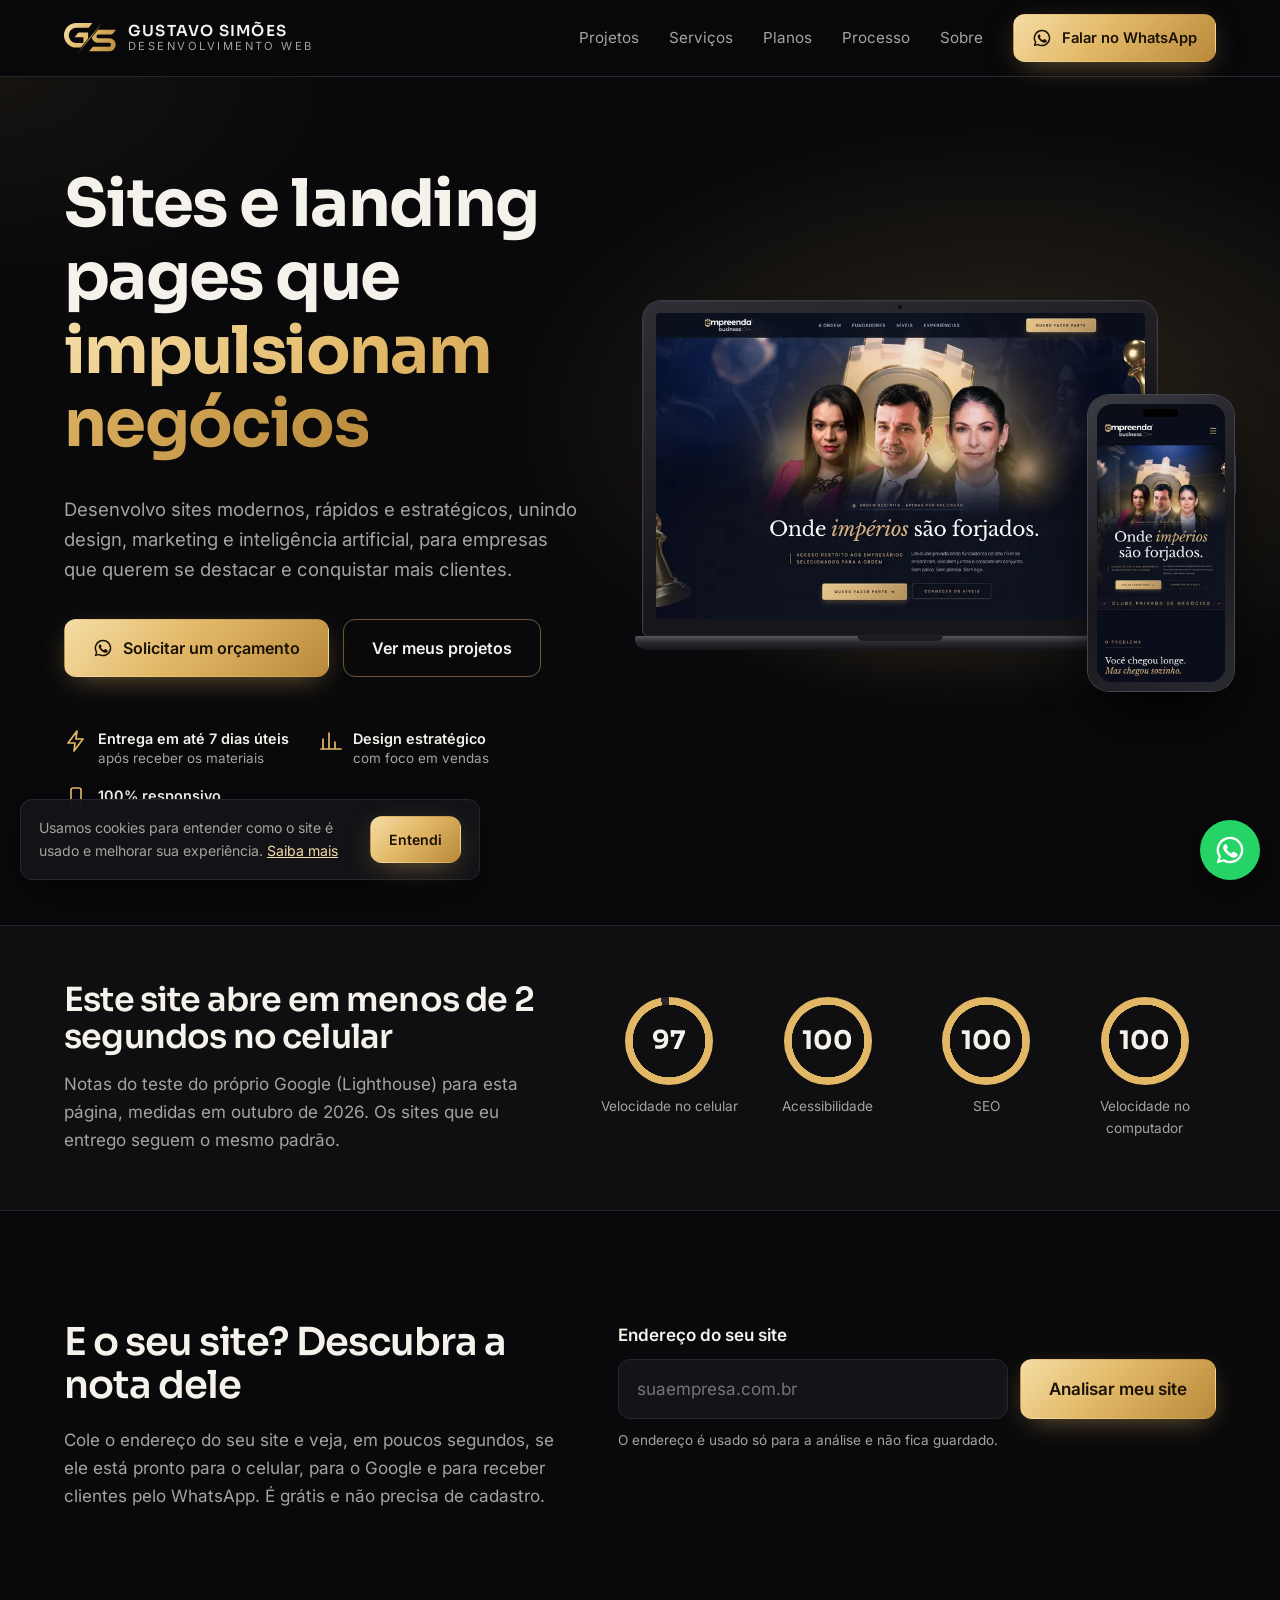
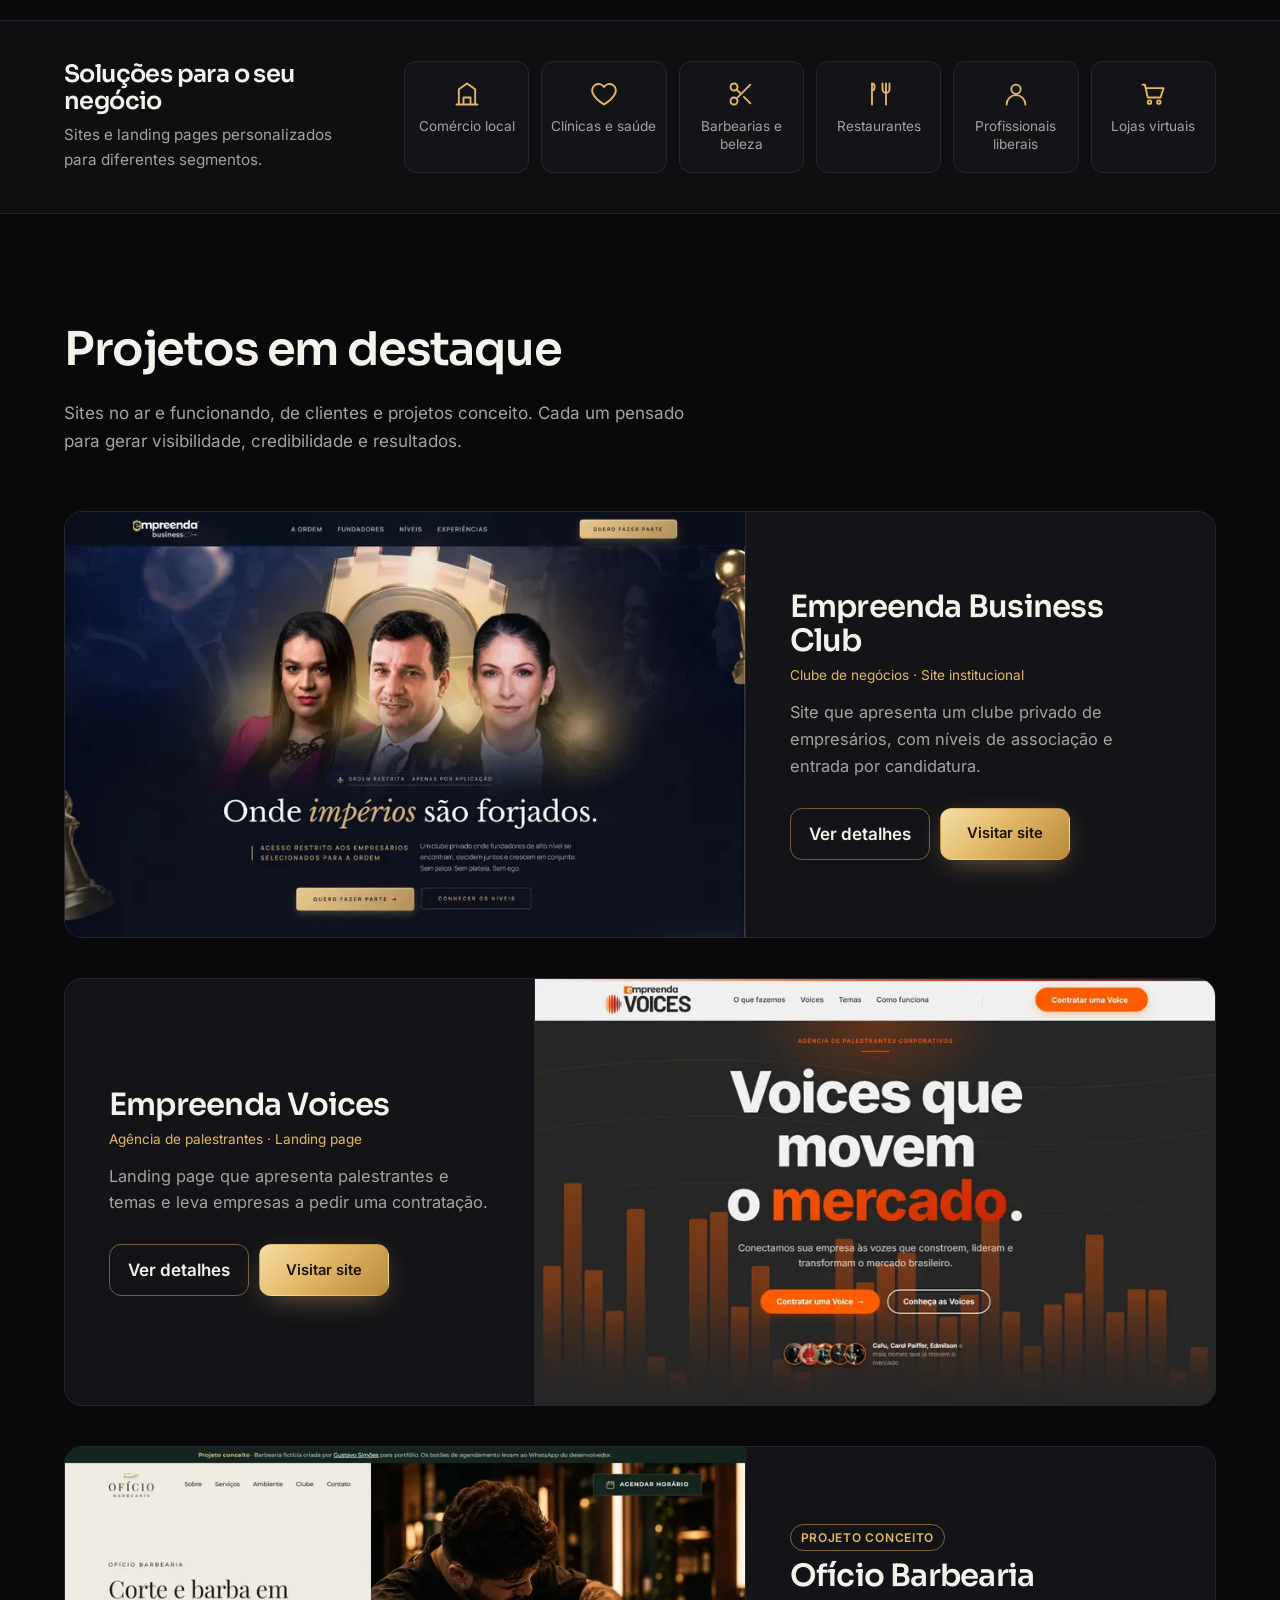
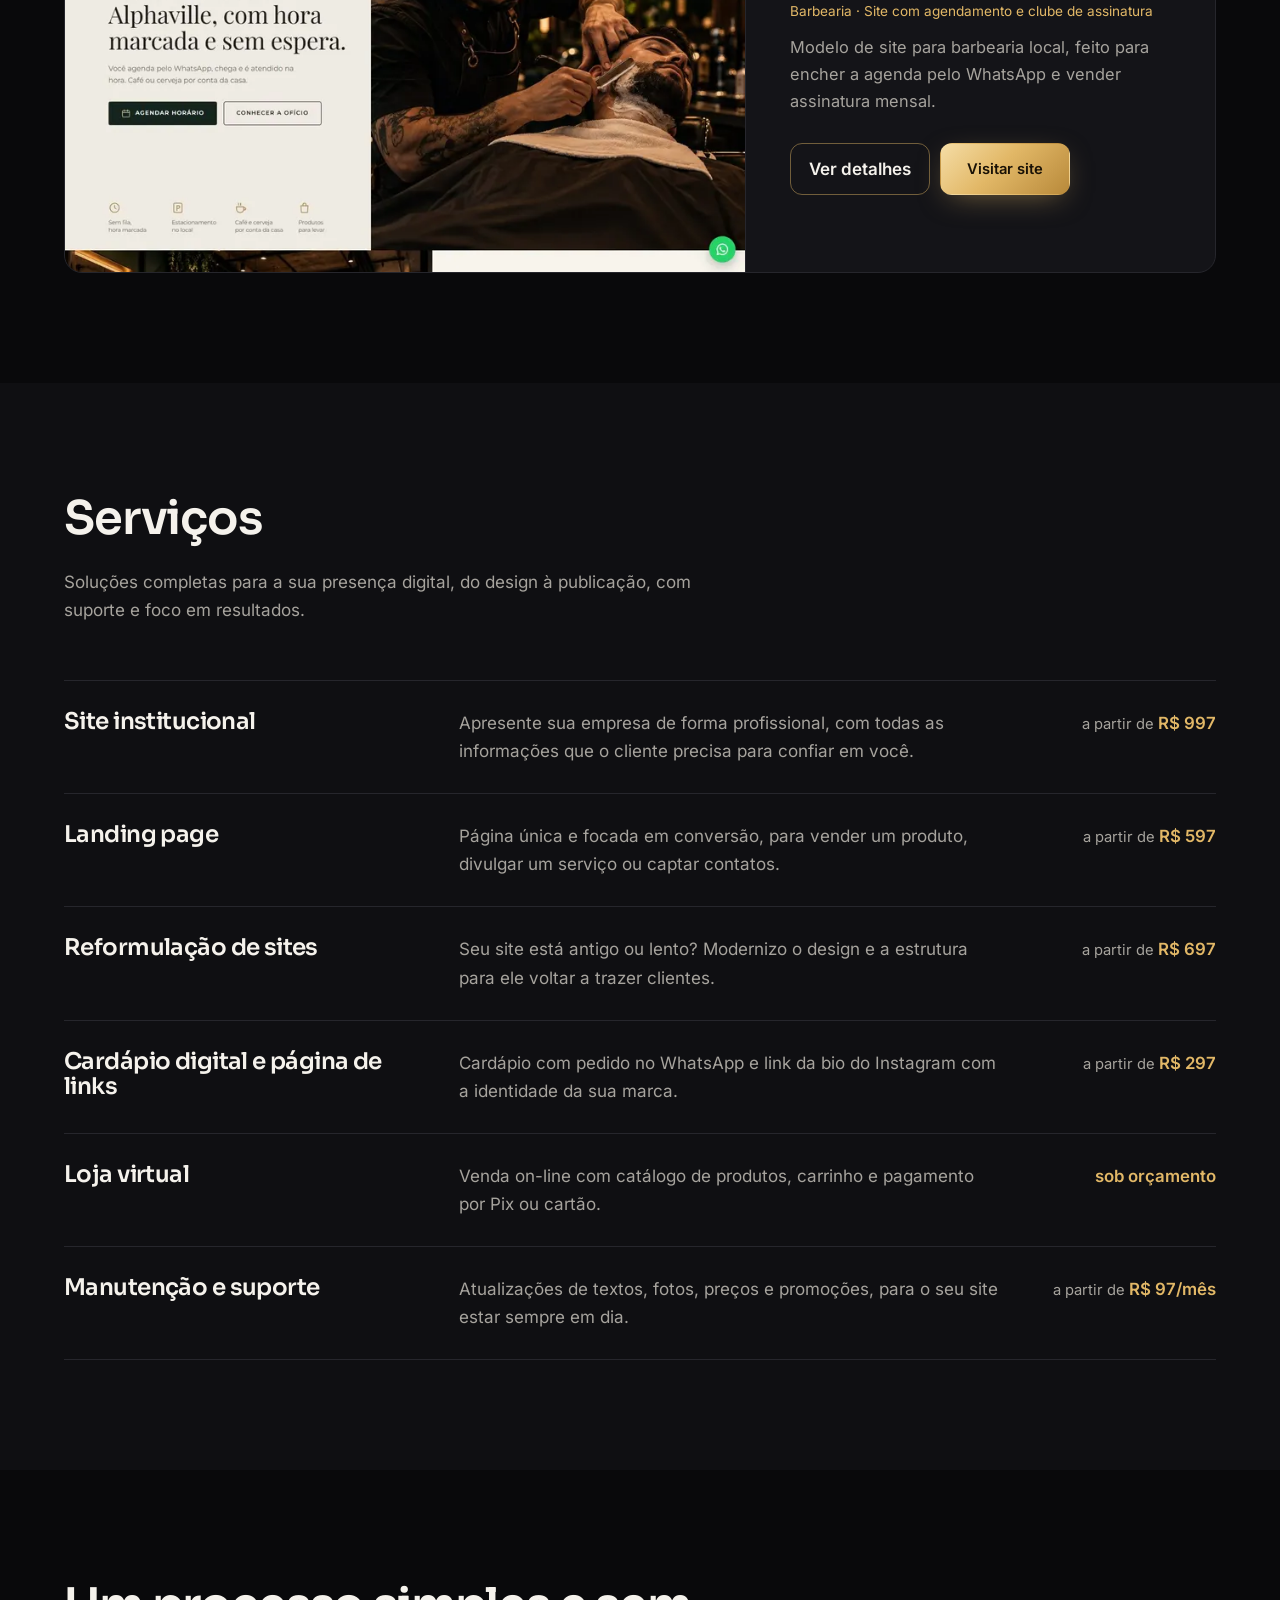
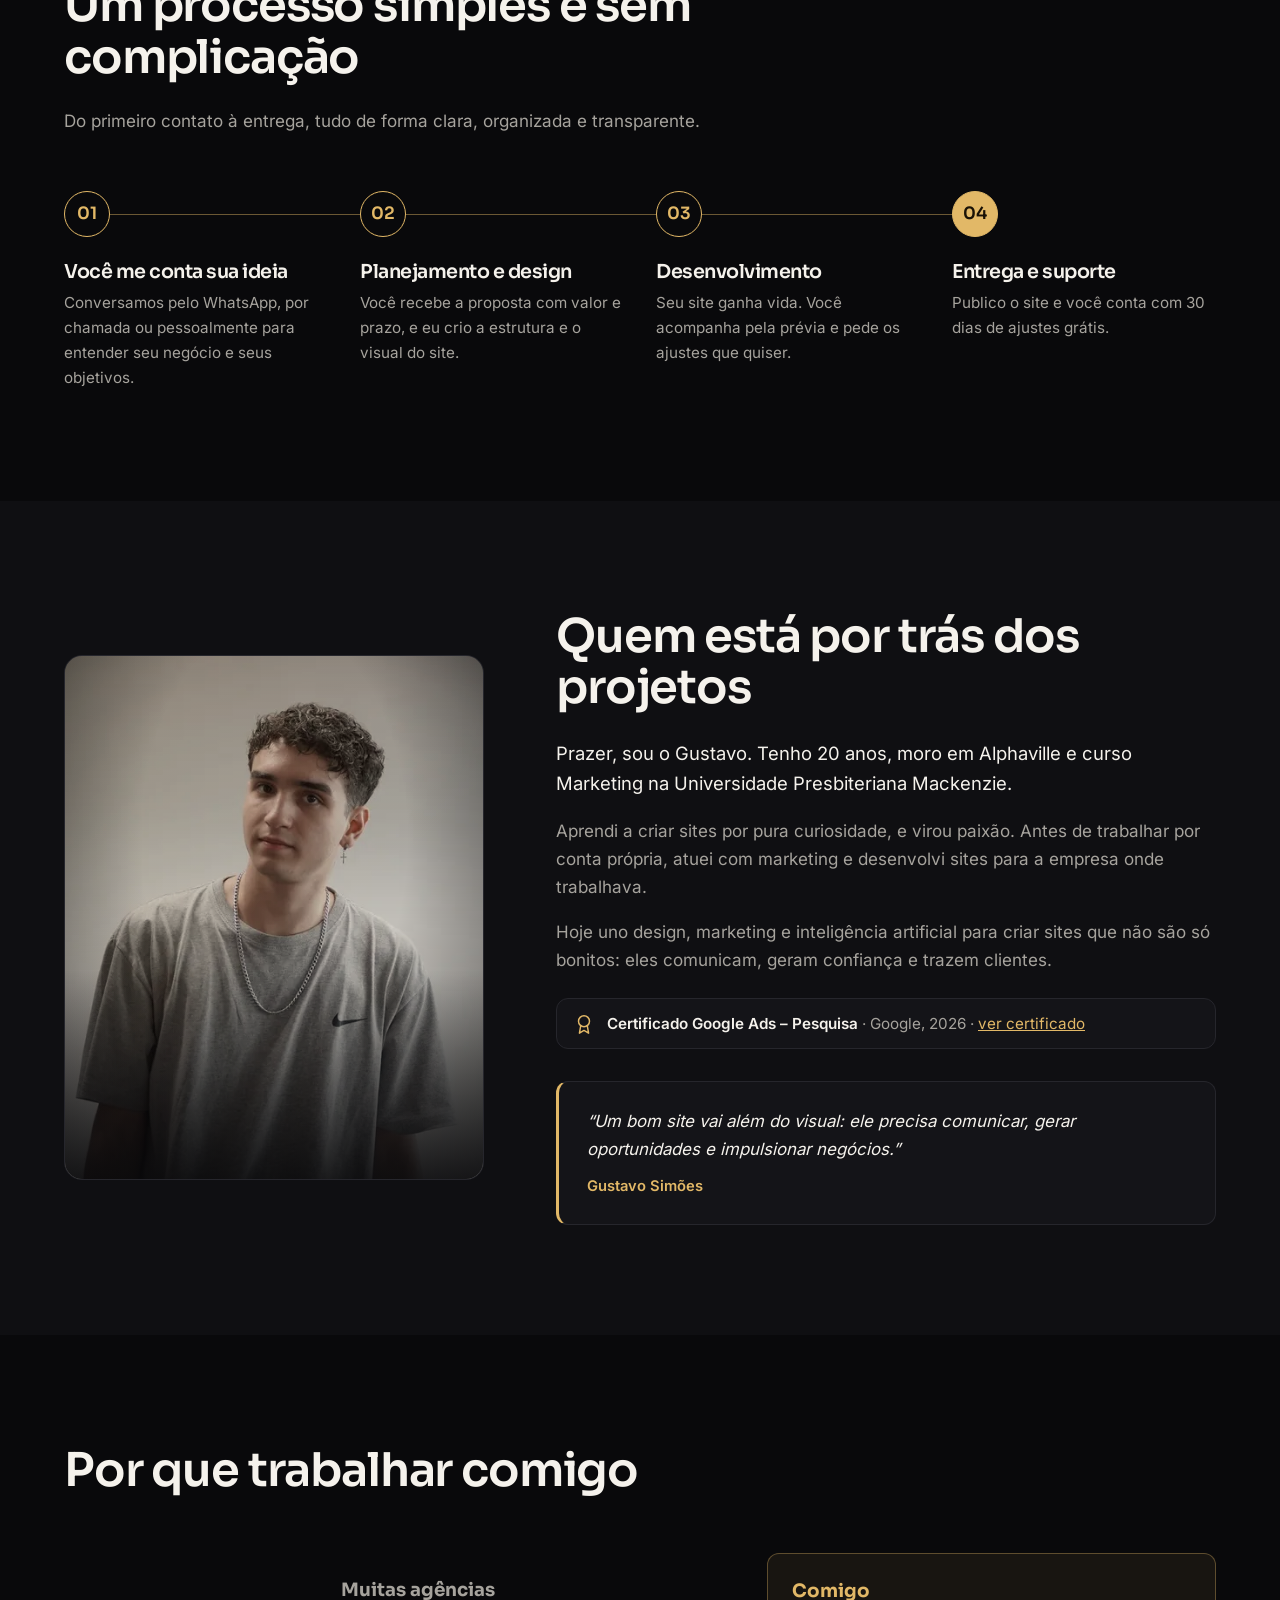
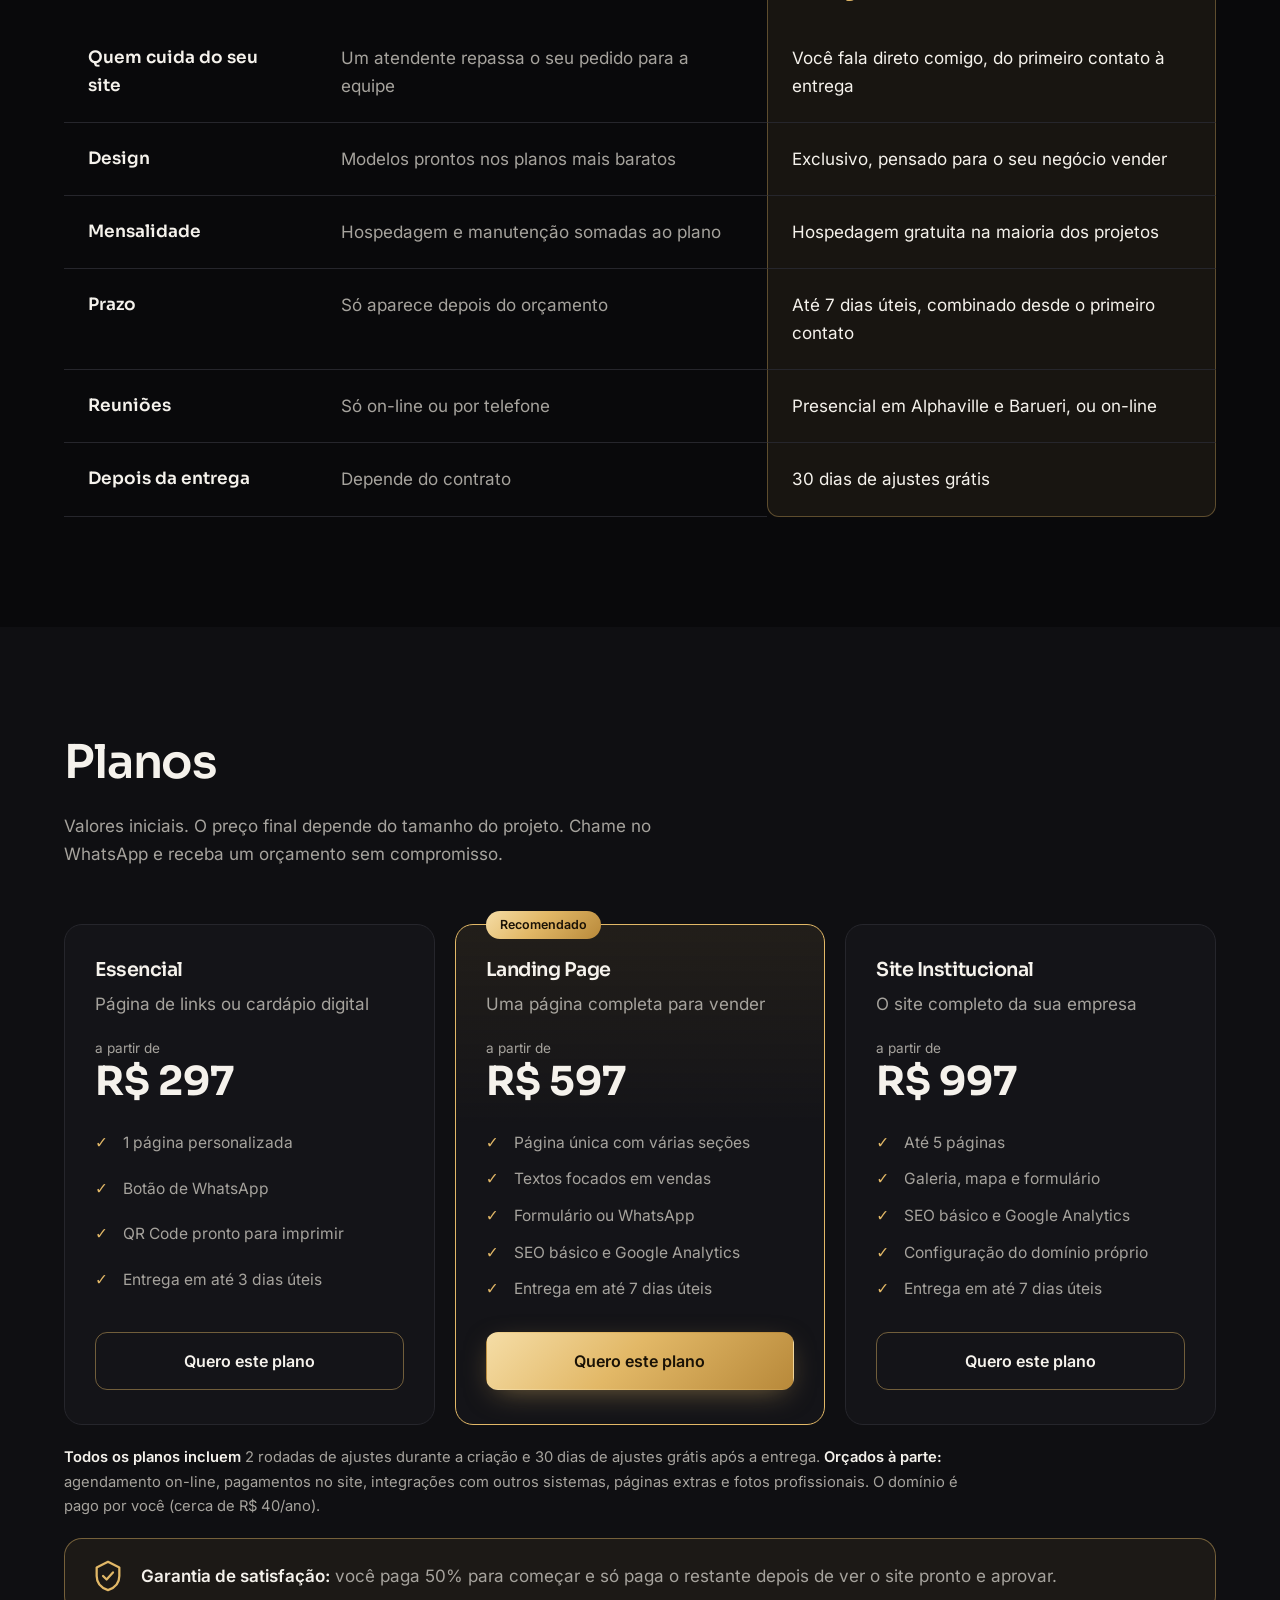
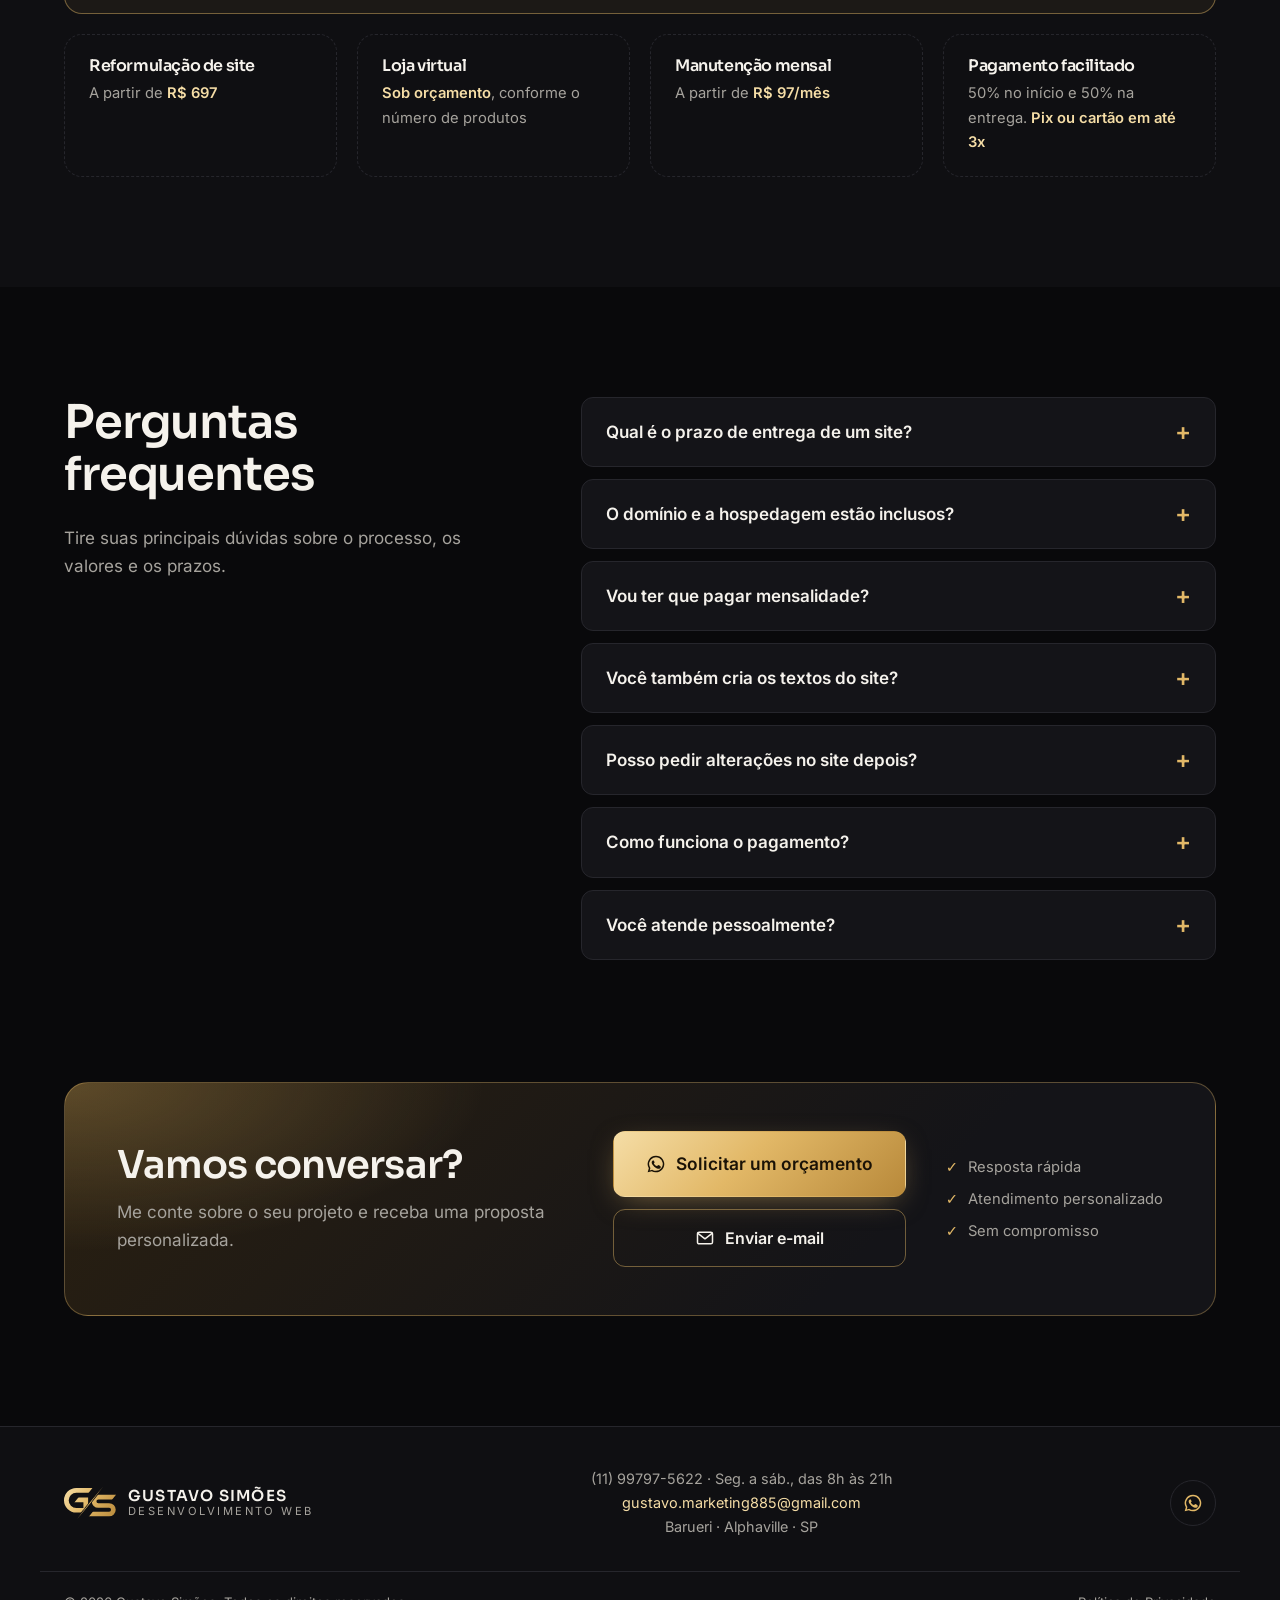
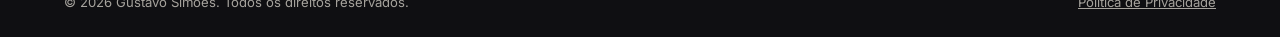
<file: index.html>
<!doctype html>
<html lang="pt-BR">
<head>
  <meta charset="utf-8">
  <!-- Google Analytics + Pixel da Meta
       As funções gtag() e fbq() já existem desde o início (os eventos ficam numa fila),
       mas os arquivos do Google e da Meta só são baixados depois que a página aparece:
       na primeira interação (rolar, tocar, mexer o mouse) ou após 3 segundos.
       Assim o site abre mais rápido e nenhuma visita ou clique deixa de ser contado. -->
  <script>
    window.dataLayer = window.dataLayer || [];
    function gtag(){dataLayer.push(arguments);}
    gtag('js', new Date());
    gtag('config', 'G-TTS2W08FBN');

    !function(f,n){if(f.fbq)return;n=f.fbq=function(){n.callMethod?
    n.callMethod.apply(n,arguments):n.queue.push(arguments)};if(!f._fbq)f._fbq=n;
    n.push=n;n.loaded=!0;n.version='2.0';n.queue=[]}(window);
    fbq('init', '1174685928314866');
    fbq('track', 'PageView');

    (function () {
      var carregado = false;
      function carregarRastreamento() {
        if (carregado) return;
        carregado = true;
        ['https://www.googletagmanager.com/gtag/js?id=G-TTS2W08FBN',
         'https://connect.facebook.net/en_US/fbevents.js'].forEach(function (src) {
          var s = document.createElement('script');
          s.async = true;
          s.src = src;
          document.head.appendChild(s);
        });
      }
      ['scroll', 'pointerdown', 'mousemove', 'keydown', 'touchstart'].forEach(function (ev) {
        window.addEventListener(ev, carregarRastreamento, { once: true, passive: true });
      });
      window.addEventListener('load', function () { setTimeout(carregarRastreamento, 3000); });
    })();
  </script>
  <noscript><img height="1" width="1" style="display:none" alt="" src="https://www.facebook.com/tr?id=1174685928314866&ev=PageView&noscript=1"></noscript>

  <meta name="viewport" content="width=device-width, initial-scale=1">
  <title>Gustavo Simões | Criação de Sites e Landing Pages em Alphaville</title>
  <meta name="description" content="Sites e landing pages modernos, rápidos e estratégicos para empresas que querem conquistar mais clientes. Atendimento em Barueri, Alphaville e todo o Brasil. Entrega em até 7 dias úteis.">
  <meta name="theme-color" content="#09090B">

  <meta property="og:type" content="website">
  <meta property="og:title" content="Gustavo Simões | Criação de Sites">
  <meta property="og:description" content="Sites e landing pages que impulsionam negócios. Entrega em até 7 dias úteis.">
  <meta property="og:url" content="https://gustavosimoes.com.br/">
  <link rel="canonical" href="https://gustavosimoes.com.br/">
  <meta property="og:image" content="https://gustavosimoes.com.br/assets/og-image.jpg">
  <meta property="og:image:width" content="1200">
  <meta property="og:image:height" content="630">
  <meta property="og:image:alt" content="Gustavo Simões - Sites e landing pages que impulsionam negócios">
  <meta name="twitter:card" content="summary_large_image">
  <meta property="og:locale" content="pt_BR">

  <link rel="icon" href="/favicon.ico" sizes="48x48">
  <link rel="icon" href="/assets/favicon-48.png" type="image/png" sizes="48x48">
  <link rel="icon" href="/assets/favicon-96.png" type="image/png" sizes="96x96">
  <link rel="icon" href="/assets/favicon-192.png" type="image/png" sizes="192x192">
  <link rel="icon" href="/assets/favicon.svg" type="image/svg+xml">
  <link rel="apple-touch-icon" href="/assets/apple-touch-icon.png">

  <!-- Dados estruturados: dizem ao Google o nome, o logo e o contato da marca -->
  <script type="application/ld+json">
  {
    "@context": "https://schema.org",
    "@graph": [
      {
        "@type": "Organization",
        "@id": "https://gustavosimoes.com.br/#marca",
        "name": "Gustavo Simões Desenvolvimento Web",
        "url": "https://gustavosimoes.com.br/",
        "logo": "https://gustavosimoes.com.br/assets/logo/perfil-redes-sociais.png",
        "email": "gustavo.marketing885@gmail.com",
        "telephone": "+55-11-99797-5622",
        "areaServed": ["Barueri", "Santana de Parnaíba", "Osasco", "Carapicuíba", "São Paulo"],
        "founder": { "@type": "Person", "name": "Gustavo Simões" }
      },
      {
        "@type": "WebSite",
        "@id": "https://gustavosimoes.com.br/#site",
        "url": "https://gustavosimoes.com.br/",
        "name": "Gustavo Simões",
        "inLanguage": "pt-BR",
        "publisher": { "@id": "https://gustavosimoes.com.br/#marca" }
      }
    ]
  }
  </script>
  <link rel="preload" href="assets/fonts/sora-latin.woff2" as="font" type="font/woff2" crossorigin>
  <link rel="preload" href="assets/fonts/inter-latin.woff2" as="font" type="font/woff2" crossorigin>
  <link rel="stylesheet" href="styles.css">
</head>
<body>

  <!-- ===== MENU ===== -->
  <header class="header" id="inicio">
    <div class="container header__inner">
      <a href="#inicio" class="logo" aria-label="Gustavo Simões, voltar ao início">
        <img class="logo__mark" src="assets/logo/simbolo.svg" alt="" width="52" height="32">
        <span class="logo__text">
          <strong>Gustavo Simões</strong>
          <small>Desenvolvimento web</small>
        </span>
      </a>

      <nav class="nav" id="nav" aria-label="Menu principal">
        <a href="#projetos">Projetos</a>
        <a href="#servicos">Serviços</a>
        <a href="#planos">Planos</a>
        <a href="#processo">Processo</a>
        <a href="#sobre">Sobre</a>
        <a href="#" class="btn btn--gold btn--sm nav__cta js-whats">
          <svg class="icon" viewBox="0 0 24 24" aria-hidden="true"><use href="#i-whats"/></svg>
          Falar no WhatsApp
        </a>
      </nav>

      <button class="menu-toggle" id="menuToggle" aria-label="Abrir menu" aria-expanded="false" aria-controls="nav">
        <span></span><span></span>
      </button>
    </div>
  </header>

  <main>

    <!-- ===== HERO ===== -->
    <section class="hero">
      <div class="container hero__grid">
        <div class="hero__content">
          <h1>Sites e landing pages que <span class="gold-text">impulsionam negócios</span></h1>
          <p class="hero__text">Desenvolvo sites modernos, rápidos e estratégicos, unindo design, marketing e inteligência artificial, para empresas que querem se destacar e conquistar mais clientes.</p>
          <div class="hero__actions">
            <a href="#" class="btn btn--gold js-whats">
              <svg class="icon" viewBox="0 0 24 24" aria-hidden="true"><use href="#i-whats"/></svg>
              Solicitar um orçamento
            </a>
            <a href="#projetos" class="btn btn--outline">Ver meus projetos</a>
          </div>
          <ul class="hero__features">
            <li>
              <svg viewBox="0 0 24 24" aria-hidden="true"><path d="M13 2L4 14h7l-1 8 9-12h-7z"/></svg>
              <span><strong>Entrega em até 7 dias úteis</strong>após receber os materiais</span>
            </li>
            <li>
              <svg viewBox="0 0 24 24" aria-hidden="true"><path d="M4 20V10M10 20V4M16 20v-7M22 20H2"/></svg>
              <span><strong>Design estratégico</strong>com foco em vendas</span>
            </li>
            <li>
              <svg viewBox="0 0 24 24" aria-hidden="true"><rect x="7" y="2" width="10" height="20" rx="2"/><path d="M11 18h2"/></svg>
              <span><strong>100% responsivo</strong>perfeito no celular</span>
            </li>
          </ul>
        </div>

        <div class="devices" aria-hidden="true">
          <div class="laptop">
            <div class="laptop__lid">
              <div class="laptop__display">
                <img src="assets/empreenda-business-club.webp" srcset="assets/empreenda-business-club-800.webp 800w, assets/empreenda-business-club.webp 1440w" sizes="(max-width: 900px) 100vw, 720px" alt="" width="1440" height="900">
              </div>
            </div>
            <div class="laptop__base"></div>
          </div>
          <div class="phone">
            <div class="phone__screen">
              <img src="assets/ebc-mobile-400.webp" srcset="assets/ebc-mobile-400.webp 400w, assets/ebc-mobile.webp 750w" sizes="(max-width: 900px) 24vw, 180px" alt="" width="750" height="1548">
            </div>
          </div>
        </div>
      </div>
    </section>

    <!-- ===== PROVA DE VELOCIDADE =====
         Notas medidas no Lighthouse em 27/10/2026. Se o site mudar, testar de novo e atualizar. -->
    <section class="proof" aria-labelledby="prova-titulo">
      <div class="container proof__inner">
        <div>
          <h2 id="prova-titulo">Este site abre em menos de 2 segundos no celular</h2>
          <p>Notas do teste do próprio Google (Lighthouse) para esta página, medidas em outubro de 2026. Os sites que eu entrego seguem o mesmo padrão.</p>
        </div>
        <ul class="proof__scores">
          <li><span class="gauge" style="--v: 97">97</span>Velocidade no celular</li>
          <li><span class="gauge">100</span>Acessibilidade</li>
          <li><span class="gauge">100</span>SEO</li>
          <li><span class="gauge">100</span>Velocidade no computador</li>
        </ul>
      </div>
    </section>

    <!-- ===== DIAGNÓSTICO GRATUITO =====
         O formulário chama /api/diagnostico (pasta api/). A nota do Google precisa
         da chave PSI_KEY configurada no painel da Vercel. -->
    <section class="section diag" id="diagnostico" aria-labelledby="diag-titulo">
      <div class="container diag__inner">
        <div class="diag__head">
          <h2 id="diag-titulo">E o seu site? Descubra a nota dele</h2>
          <p>Cole o endereço do seu site e veja, em poucos segundos, se ele está pronto para o celular, para o Google e para receber clientes pelo WhatsApp. É grátis e não precisa de cadastro.</p>
        </div>
        <form class="diag__form" id="diagForm" novalidate>
          <label for="diagUrl">Endereço do seu site</label>
          <div class="diag__row">
            <input id="diagUrl" name="url" type="text" inputmode="url" autocomplete="url" placeholder="suaempresa.com.br" required>
            <button type="submit" class="btn btn--gold">Analisar meu site</button>
          </div>
          <p class="diag__hint">O endereço é usado só para a análise e não fica guardado.</p>
        </form>
        <div class="diag__result" id="diagResult" aria-live="polite" hidden></div>
      </div>
    </section>

    <!-- ===== NICHOS ===== -->
    <section class="niches">
      <div class="container niches__inner">
        <div class="niches__head">
          <h2>Soluções para o seu negócio</h2>
          <p>Sites e landing pages personalizados para diferentes segmentos.</p>
        </div>
        <ul class="niches__list">
          <li><svg viewBox="0 0 24 24"><path d="M3 21h18M5 21V8l7-5 7 5v13M9 21v-6h6v6"/></svg>Comércio local</li>
          <li><svg viewBox="0 0 24 24"><path d="M12 21s-7-4.4-9.3-9A5 5 0 0 1 12 6a5 5 0 0 1 9.3 6c-2.3 4.6-9.3 9-9.3 9z"/></svg>Clínicas e saúde</li>
          <li><svg viewBox="0 0 24 24"><circle cx="6" cy="6" r="3"/><circle cx="6" cy="18" r="3"/><path d="M20 4L8.1 15.9M14.5 14.5L20 20M8.1 8.1L12 12"/></svg>Barbearias e beleza</li>
          <li><svg viewBox="0 0 24 24"><path d="M6 3v18M6 9c3 0 3-6 0-6M18 3v18M15 3v5a3 3 0 0 0 6 0V3"/></svg>Restaurantes</li>
          <li><svg viewBox="0 0 24 24"><circle cx="12" cy="8" r="4"/><path d="M4 21a8 8 0 0 1 16 0"/></svg>Profissionais liberais</li>
          <li><svg viewBox="0 0 24 24"><path d="M3 4h2l2.5 11h11L21 7H6.5"/><circle cx="9" cy="19" r="1.5"/><circle cx="17" cy="19" r="1.5"/></svg>Lojas virtuais</li>
        </ul>
      </div>
    </section>

    <!-- ===== PROJETOS ===== -->
    <section class="section" id="projetos">
      <div class="container">
        <div class="section__head reveal">
          <h2>Projetos em destaque</h2>
          <p>Sites no ar e funcionando, de clientes e projetos conceito. Cada um pensado para gerar visibilidade, credibilidade e resultados.</p>
        </div>

        <div class="projects">
          <article class="project reveal">
            <a class="project__image" href="https://www.empreendabusinessclub.com/" target="_blank" rel="noopener" aria-label="Visitar o site Empreenda Business Club">
              <img src="assets/empreenda-business-club.webp" srcset="assets/empreenda-business-club-800.webp 800w, assets/empreenda-business-club.webp 1440w" sizes="(max-width: 900px) 100vw, 720px" alt="Página inicial do site Empreenda Business Club" width="1440" height="900" loading="lazy">
            </a>
            <div class="project__info">
              <h3>Empreenda Business Club</h3>
              <p class="project__cat">Clube de negócios · Site institucional</p>
              <p class="project__summary">Site que apresenta um clube privado de empresários, com níveis de associação e entrada por candidatura.</p>
              <div class="project__actions">
                <button type="button" class="btn btn--outline btn--sm" data-case="caso-ebc">Ver detalhes</button>
                <a class="btn btn--gold btn--sm" href="https://www.empreendabusinessclub.com/" target="_blank" rel="noopener">Visitar site</a>
              </div>
            </div>
          </article>

          <article class="project reveal">
            <a class="project__image" href="https://empreenda-voice.vercel.app/" target="_blank" rel="noopener" aria-label="Visitar o site Empreenda Voices">
              <img src="assets/empreenda-voices.webp" srcset="assets/empreenda-voices-800.webp 800w, assets/empreenda-voices.webp 1440w" sizes="(max-width: 900px) 100vw, 720px" alt="Página inicial do site Empreenda Voices" width="1440" height="900" loading="lazy">
            </a>
            <div class="project__info">
              <h3>Empreenda Voices</h3>
              <p class="project__cat">Agência de palestrantes · Landing page</p>
              <p class="project__summary">Landing page que apresenta palestrantes e temas e leva empresas a pedir uma contratação.</p>
              <div class="project__actions">
                <button type="button" class="btn btn--outline btn--sm" data-case="caso-voices">Ver detalhes</button>
                <a class="btn btn--gold btn--sm" href="https://empreenda-voice.vercel.app/" target="_blank" rel="noopener">Visitar site</a>
              </div>
            </div>
          </article>

          <article class="project reveal">
            <a class="project__image" href="https://oficio-barbearia.scratch-2026-10-11-b272f1.workers.dev/" target="_blank" rel="noopener" aria-label="Visitar o site da Ofício Barbearia">
              <img src="assets/oficio-barbearia.webp" srcset="assets/oficio-barbearia-800.webp 800w, assets/oficio-barbearia.webp 1440w" sizes="(max-width: 900px) 100vw, 720px" alt="Página inicial do site da Ofício Barbearia, projeto conceito" width="1440" height="900" loading="lazy">
            </a>
            <div class="project__info">
              <span class="project__badge">Projeto conceito</span>
              <h3>Ofício Barbearia</h3>
              <p class="project__cat">Barbearia · Site com agendamento e clube de assinatura</p>
              <p class="project__summary">Modelo de site para barbearia local, feito para encher a agenda pelo WhatsApp e vender assinatura mensal.</p>
              <div class="project__actions">
                <button type="button" class="btn btn--outline btn--sm" data-case="caso-oficio">Ver detalhes</button>
                <a class="btn btn--gold btn--sm" href="https://oficio-barbearia.scratch-2026-10-11-b272f1.workers.dev/" target="_blank" rel="noopener">Visitar site</a>
              </div>
            </div>
          </article>
        </div>

        <!-- Detalhes de cada projeto (abrem ao clicar em "Ver detalhes") -->
        <dialog class="case" id="caso-ebc" aria-labelledby="caso-ebc-titulo">
          <div class="case__inner">
            <button type="button" class="case__close" aria-label="Fechar">&times;</button>
            <p class="eyebrow">Clube de negócios · Site institucional</p>
            <h3 id="caso-ebc-titulo">Empreenda Business Club</h3>
            <img src="assets/empreenda-business-club.webp" srcset="assets/empreenda-business-club-800.webp 800w, assets/empreenda-business-club.webp 1440w" sizes="(max-width: 900px) 100vw, 720px" alt="Topo do site Empreenda Business Club" width="1440" height="900" loading="lazy">
            <div class="case__grid">
              <div>
                <h4>O desafio</h4>
                <p>Apresentar um clube privado para empresários que faturam acima de R$ 1 milhão por ano, transmitindo exclusividade e deixando claro que a entrada é só por candidatura.</p>
                <h4>O que eu fiz</h4>
                <p>Um site institucional que conta a história em etapas: o problema do empresário, o propósito do clube, para quem ele é, como funciona, os níveis de associação, os idealizadores e o processo de entrada.</p>
              </div>
              <div>
                <h4>Recursos</h4>
                <ul>
                  <li>Três níveis de associação (Escudeiro, Cavaleiro Nobre e Soberano), cada um com brasão e benefícios</li>
                  <li>Fluxo de candidatura com o botão "Iniciar aplicação" em vários pontos da página</li>
                  <li>Seção com os idealizadores do clube</li>
                  <li>Identidade premium em azul-escuro e dourado, adaptada ao celular</li>
                </ul>
              </div>
            </div>
            <img src="assets/empreenda-business-club-2.webp" srcset="assets/empreenda-business-club-2-800.webp 800w, assets/empreenda-business-club-2.webp 1440w" sizes="(max-width: 900px) 100vw, 720px" alt="Seção dos três níveis de associação do Empreenda Business Club" width="1440" height="900" loading="lazy">
            <div class="case__actions">
              <a class="btn btn--gold" href="https://www.empreendabusinessclub.com/" target="_blank" rel="noopener">Visitar site</a>
              <a class="btn btn--outline js-whats" href="#" data-projeto="Empreenda Business Club">Quero um site assim</a>
            </div>
          </div>
        </dialog>

        <dialog class="case" id="caso-voices" aria-labelledby="caso-voices-titulo">
          <div class="case__inner">
            <button type="button" class="case__close" aria-label="Fechar">&times;</button>
            <p class="eyebrow">Agência de palestrantes · Landing page</p>
            <h3 id="caso-voices-titulo">Empreenda Voices</h3>
            <img src="assets/empreenda-voices.webp" srcset="assets/empreenda-voices-800.webp 800w, assets/empreenda-voices.webp 1440w" sizes="(max-width: 900px) 100vw, 720px" alt="Topo do site Empreenda Voices" width="1440" height="900" loading="lazy">
            <div class="case__grid">
              <div>
                <h4>O desafio</h4>
                <p>Apresentar uma agência de palestrantes corporativos e facilitar que empresas encontrem a voz certa para o seu evento e peçam a contratação.</p>
                <h4>O que eu fiz</h4>
                <p>Uma landing page direta: proposta de valor no topo, vitrine dos palestrantes, os temas que eles cobrem, o processo de contratação em passos e chamadas para contratar ao longo da página.</p>
              </div>
              <div>
                <h4>Recursos</h4>
                <ul>
                  <li>Vitrine de palestrantes com área de atuação e temas de cada um</li>
                  <li>Oito temas corporativos, como liderança, vendas e mercado financeiro</li>
                  <li>"Como funciona" em quatro passos, do briefing do evento ao palco</li>
                  <li>Botão "Contratar uma Voice" fixo no menu e repetido na página</li>
                </ul>
              </div>
            </div>
            <div class="case__actions">
              <a class="btn btn--gold" href="https://empreenda-voice.vercel.app/" target="_blank" rel="noopener">Visitar site</a>
              <a class="btn btn--outline js-whats" href="#" data-projeto="Empreenda Voices">Quero um site assim</a>
            </div>
          </div>
        </dialog>

        <dialog class="case" id="caso-oficio" aria-labelledby="caso-oficio-titulo">
          <div class="case__inner">
            <button type="button" class="case__close" aria-label="Fechar">&times;</button>
            <p class="eyebrow">Projeto conceito · Barbearia</p>
            <h3 id="caso-oficio-titulo">Ofício Barbearia</h3>
            <img src="assets/oficio-barbearia.webp" srcset="assets/oficio-barbearia-800.webp 800w, assets/oficio-barbearia.webp 1440w" sizes="(max-width: 900px) 100vw, 720px" alt="Topo do site da Ofício Barbearia" width="1440" height="900" loading="lazy">
            <div class="case__grid">
              <div>
                <h4>O desafio</h4>
                <p>Mostrar como uma barbearia de bairro pode usar o site para encher a agenda e criar receita recorrente com assinatura. É um projeto conceito: a barbearia é fictícia.</p>
                <h4>O que eu fiz</h4>
                <p>Um site com o diferencial logo no título ("Corte e barba em Alphaville, com hora marcada e sem espera"), serviços com preço, fotos do ambiente, clube de assinatura e respostas para as dúvidas mais comuns.</p>
              </div>
              <div>
                <h4>Recursos</h4>
                <ul>
                  <li>Agendamento pelo WhatsApp com mensagem pronta em todos os botões</li>
                  <li>Cinco serviços com preço "a partir de"</li>
                  <li>Clube de assinatura com três planos</li>
                  <li>Galeria do ambiente e perguntas frequentes</li>
                </ul>
              </div>
            </div>
            <img src="assets/oficio-barbearia-2.webp" srcset="assets/oficio-barbearia-2-800.webp 800w, assets/oficio-barbearia-2.webp 1440w" sizes="(max-width: 900px) 100vw, 720px" alt="Seção do clube de assinatura da Ofício Barbearia" width="1440" height="900" loading="lazy">
            <div class="case__actions">
              <a class="btn btn--gold" href="https://oficio-barbearia.scratch-2026-10-11-b272f1.workers.dev/" target="_blank" rel="noopener">Visitar site</a>
              <a class="btn btn--outline js-whats" href="#" data-projeto="Ofício Barbearia">Quero um site assim</a>
            </div>
          </div>
        </dialog>
      </div>
    </section>

    <!-- ===== SERVIÇOS ===== -->
    <section class="section section--alt" id="servicos">
      <div class="container">
        <div class="section__head reveal">
          <h2>Serviços</h2>
          <p>Soluções completas para a sua presença digital, do design à publicação, com suporte e foco em resultados.</p>
        </div>

        <!-- Lista de serviços: nome, o que é e preço inicial (os mesmos valores da seção Planos) -->
        <ul class="services reveal">
          <li>
            <h3>Site institucional</h3>
            <p>Apresente sua empresa de forma profissional, com todas as informações que o cliente precisa para confiar em você.</p>
            <p class="services__price">a partir de <strong>R$ 997</strong></p>
          </li>
          <li>
            <h3>Landing page</h3>
            <p>Página única e focada em conversão, para vender um produto, divulgar um serviço ou captar contatos.</p>
            <p class="services__price">a partir de <strong>R$ 597</strong></p>
          </li>
          <li>
            <h3>Reformulação de sites</h3>
            <p>Seu site está antigo ou lento? Modernizo o design e a estrutura para ele voltar a trazer clientes.</p>
            <p class="services__price">a partir de <strong>R$ 697</strong></p>
          </li>
          <li>
            <h3>Cardápio digital e página de links</h3>
            <p>Cardápio com pedido no WhatsApp e link da bio do Instagram com a identidade da sua marca.</p>
            <p class="services__price">a partir de <strong>R$ 297</strong></p>
          </li>
          <li>
            <h3>Loja virtual</h3>
            <p>Venda on-line com catálogo de produtos, carrinho e pagamento por Pix ou cartão.</p>
            <p class="services__price"><strong>sob orçamento</strong></p>
          </li>
          <li>
            <h3>Manutenção e suporte</h3>
            <p>Atualizações de textos, fotos, preços e promoções, para o seu site estar sempre em dia.</p>
            <p class="services__price">a partir de <strong>R$ 97/mês</strong></p>
          </li>
        </ul>
      </div>
    </section>

    <!-- ===== PROCESSO ===== -->
    <section class="section" id="processo">
      <div class="container">
        <div class="section__head reveal">
          <h2>Um processo simples e sem complicação</h2>
          <p>Do primeiro contato à entrega, tudo de forma clara, organizada e transparente.</p>
        </div>

        <ol class="steps">
          <li class="step reveal">
            <span class="step__num">01</span>
            <h3>Você me conta sua ideia</h3>
            <p>Conversamos pelo WhatsApp, por chamada ou pessoalmente para entender seu negócio e seus objetivos.</p>
          </li>
          <li class="step reveal">
            <span class="step__num">02</span>
            <h3>Planejamento e design</h3>
            <p>Você recebe a proposta com valor e prazo, e eu crio a estrutura e o visual do site.</p>
          </li>
          <li class="step reveal">
            <span class="step__num">03</span>
            <h3>Desenvolvimento</h3>
            <p>Seu site ganha vida. Você acompanha pela prévia e pede os ajustes que quiser.</p>
          </li>
          <li class="step reveal">
            <span class="step__num">04</span>
            <h3>Entrega e suporte</h3>
            <p>Publico o site e você conta com 30 dias de ajustes grátis.</p>
          </li>
        </ol>
      </div>
    </section>

    <!-- ===== SOBRE ===== -->
    <section class="section section--alt" id="sobre">
      <div class="container about">
        <div class="about__photo reveal">
          <img src="assets/gustavo-480.webp" srcset="assets/gustavo-480.webp 480w, assets/gustavo.webp 853w" sizes="(max-width: 900px) 90vw, 420px" alt="Foto de Gustavo Simões" width="853" height="1066" loading="lazy">
        </div>

        <div class="about__content reveal">
          <h2>Quem está por trás dos projetos</h2>
          <p class="lead">Prazer, sou o Gustavo. Tenho 20 anos, moro em Alphaville e curso Marketing na Universidade Presbiteriana Mackenzie.</p>
          <p>Aprendi a criar sites por pura curiosidade, e virou paixão. Antes de trabalhar por conta própria, atuei com marketing e desenvolvi sites para a empresa onde trabalhava.</p>
          <p>Hoje uno design, marketing e inteligência artificial para criar sites que não são só bonitos: eles comunicam, geram confiança e trazem clientes.</p>

          <!-- Certificações (Google Ads vence em 18/10/2027: renovar a prova e trocar o link) -->
          <ul class="credentials">
            <li>
              <svg viewBox="0 0 24 24" aria-hidden="true"><circle cx="12" cy="9" r="6"/><path d="M8.5 13.5L7 22l5-3 5 3-1.5-8.5"/></svg>
              <span><strong>Certificado Google Ads – Pesquisa</strong> · Google, 2026 · <a href="https://skillshop.credential.net/d7a712a5-812d-4582-bb71-c8c60c938b0b" target="_blank" rel="noopener">ver certificado</a></span>
            </li>
          </ul>

          <blockquote class="quote">
            <p>“Um bom site vai além do visual: ele precisa comunicar, gerar oportunidades e impulsionar negócios.”</p>
            <footer>Gustavo Simões</footer>
          </blockquote>
        </div>
      </div>
    </section>

    <!-- ===== POR QUE EU ===== -->
    <section class="section" id="diferenciais">
      <div class="container">
        <div class="section__head reveal">
          <h2>Por que trabalhar comigo</h2>
        </div>

        <!-- Comparação item por item; no celular cada linha vira um bloco -->
        <table class="vs reveal">
          <thead>
            <tr><th scope="col"><span class="sr-only">Item</span></th><th scope="col">Muitas agências</th><th scope="col" class="vs__me">Comigo</th></tr>
          </thead>
          <tbody>
            <tr><th scope="row">Quem cuida do seu site</th><td>Um atendente repassa o seu pedido para a equipe</td><td class="vs__me">Você fala direto comigo, do primeiro contato à entrega</td></tr>
            <tr><th scope="row">Design</th><td>Modelos prontos nos planos mais baratos</td><td class="vs__me">Exclusivo, pensado para o seu negócio vender</td></tr>
            <tr><th scope="row">Mensalidade</th><td>Hospedagem e manutenção somadas ao plano</td><td class="vs__me">Hospedagem gratuita na maioria dos projetos</td></tr>
            <tr><th scope="row">Prazo</th><td>Só aparece depois do orçamento</td><td class="vs__me">Até 7 dias úteis, combinado desde o primeiro contato</td></tr>
            <tr><th scope="row">Reuniões</th><td>Só on-line ou por telefone</td><td class="vs__me">Presencial em Alphaville e Barueri, ou on-line</td></tr>
            <tr><th scope="row">Depois da entrega</th><td>Depende do contrato</td><td class="vs__me">30 dias de ajustes grátis</td></tr>
          </tbody>
        </table>
      </div>
    </section>

    <!-- ===== PLANOS ===== -->
    <section class="section section--alt" id="planos">
      <div class="container">
        <div class="section__head reveal">
          <h2>Planos</h2>
          <p>Valores iniciais. O preço final depende do tamanho do projeto. Chame no WhatsApp e receba um orçamento sem compromisso.</p>
        </div>

        <div class="grid grid--3 plans">
          <article class="plan reveal">
            <h3>Essencial</h3>
            <p class="plan__desc">Página de links ou cardápio digital</p>
            <p class="plan__price"><span>a partir de</span>R$ 297</p>
            <ul>
              <li>1 página personalizada</li>
              <li>Botão de WhatsApp</li>
              <li>QR Code pronto para imprimir</li>
              <li>Entrega em até 3 dias úteis</li>
            </ul>
            <a href="#" class="btn btn--outline js-whats" data-plano="Essencial">Quero este plano</a>
          </article>

          <article class="plan plan--featured reveal">
            <p class="plan__flag">Recomendado</p>
            <h3>Landing Page</h3>
            <p class="plan__desc">Uma página completa para vender</p>
            <p class="plan__price"><span>a partir de</span>R$ 597</p>
            <ul>
              <li>Página única com várias seções</li>
              <li>Textos focados em vendas</li>
              <li>Formulário ou WhatsApp</li>
              <li>SEO básico e Google Analytics</li>
              <li>Entrega em até 7 dias úteis</li>
            </ul>
            <a href="#" class="btn btn--gold js-whats" data-plano="Landing Page">Quero este plano</a>
          </article>

          <article class="plan reveal">
            <h3>Site Institucional</h3>
            <p class="plan__desc">O site completo da sua empresa</p>
            <p class="plan__price"><span>a partir de</span>R$ 997</p>
            <ul>
              <li>Até 5 páginas</li>
              <li>Galeria, mapa e formulário</li>
              <li>SEO básico e Google Analytics</li>
              <li>Configuração do domínio próprio</li>
              <li>Entrega em até 7 dias úteis</li>
            </ul>
            <a href="#" class="btn btn--outline js-whats" data-plano="Site Institucional">Quero este plano</a>
          </article>
        </div>

        <p class="plans__note reveal"><strong>Todos os planos incluem</strong> 2 rodadas de ajustes durante a criação e 30 dias de ajustes grátis após a entrega. <strong>Orçados à parte:</strong> agendamento on-line, pagamentos no site, integrações com outros sistemas, páginas extras e fotos profissionais. O domínio é pago por você (cerca de R$ 40/ano).</p>

        <div class="guarantee reveal">
          <svg viewBox="0 0 24 24" aria-hidden="true"><path d="M12 2l8 4v6c0 5-3.5 8.5-8 10-4.5-1.5-8-5-8-10V6z"/><path d="M8.5 12l2.5 2.5 4.5-5"/></svg>
          <p><strong>Garantia de satisfação:</strong> você paga 50% para começar e só paga o restante depois de ver o site pronto e aprovar.</p>
        </div>

        <div class="extras reveal">
          <div class="extra">
            <h3>Reformulação de site</h3>
            <p>A partir de <strong>R$ 697</strong></p>
          </div>
          <div class="extra">
            <h3>Loja virtual</h3>
            <p><strong>Sob orçamento</strong>, conforme o número de produtos</p>
          </div>
          <div class="extra">
            <h3>Manutenção mensal</h3>
            <p>A partir de <strong>R$ 97/mês</strong></p>
          </div>
          <div class="extra">
            <h3>Pagamento facilitado</h3>
            <p>50% no início e 50% na entrega. <strong>Pix ou cartão em até 3x</strong></p>
          </div>
        </div>
      </div>
    </section>

    <!-- ===== FAQ ===== -->
    <section class="section" id="faq">
      <div class="container faq-wrap">
        <div class="section__head reveal">
          <h2>Perguntas frequentes</h2>
          <p>Tire suas principais dúvidas sobre o processo, os valores e os prazos.</p>
        </div>

        <div class="faq reveal">
          <details>
            <summary>Qual é o prazo de entrega de um site?</summary>
            <p>Até 7 dias úteis para landing pages e sites institucionais, e até 3 dias úteis para páginas de links e cardápios. O prazo começa a contar depois que aprovamos o escopo e eu recebo os textos, as fotos e o logo. Projetos maiores, como lojas virtuais, têm prazo combinado na proposta.</p>
          </details>
          <details>
            <summary>O domínio e a hospedagem estão inclusos?</summary>
            <p>O domínio (www.suaempresa.com.br) fica no seu nome e é pago por você direto no Registro.br, cerca de R$ 40 por ano. Eu cuido de toda a configuração sem custo extra. A hospedagem costuma ser gratuita (veja a próxima pergunta).</p>
          </details>
          <details>
            <summary>Vou ter que pagar mensalidade?</summary>
            <p>Na maioria dos casos, não. Sites como os meus costumam rodar em hospedagem gratuita, então o seu custo fixo é o domínio, de cerca de R$ 40 por ano. Se o seu projeto precisar de algo pago (loja virtual, sistema de agendamento, muitos acessos), eu te aviso o valor antes, na proposta. O plano de manutenção é opcional.</p>
          </details>
          <details>
            <summary>Você também cria os textos do site?</summary>
            <p>Sim. Com minha formação em marketing, escrevo os textos junto com você, com foco em vendas. Se você não tiver fotos, uso imagens profissionais de bancos gratuitos.</p>
          </details>
          <details>
            <summary>Posso pedir alterações no site depois?</summary>
            <p>Sim, e você não precisa aprender nada: é só me mandar um WhatsApp com o que quer mudar. Nos primeiros 30 dias após a entrega, os ajustes são grátis. Depois disso, eles entram no plano de manutenção mensal ou são orçados à parte.</p>
          </details>
          <details>
            <summary>Como funciona o pagamento?</summary>
            <p>50% para começar e 50% na entrega do site. Você pode pagar por Pix ou cartão de crédito em até 3x.</p>
          </details>
          <details>
            <summary>Você atende pessoalmente?</summary>
            <p>Sim. Atendo pessoalmente em Barueri, Alphaville e região, e on-line para todo o Brasil.</p>
          </details>
        </div>
      </div>
    </section>

    <!-- ===== CTA ===== -->
    <section class="cta-section">
      <div class="container">
        <div class="cta reveal">
          <div>
            <h2>Vamos conversar?</h2>
            <p>Me conte sobre o seu projeto e receba uma proposta personalizada.</p>
          </div>
          <div class="cta__actions">
            <a href="#" class="btn btn--gold btn--lg js-whats">
              <svg class="icon" viewBox="0 0 24 24" aria-hidden="true"><use href="#i-whats"/></svg>
              Solicitar um orçamento
            </a>
            <a href="mailto:gustavo.marketing885@gmail.com?subject=Or%C3%A7amento%20de%20site" class="btn btn--outline js-email">
              <svg class="icon" viewBox="0 0 24 24" aria-hidden="true"><use href="#i-mail"/></svg>
              Enviar e-mail
            </a>
          </div>
          <ul class="cta__checks">
            <li>Resposta rápida</li>
            <li>Atendimento personalizado</li>
            <li>Sem compromisso</li>
          </ul>
        </div>
      </div>
    </section>

  </main>

  <footer class="footer">
    <div class="container footer__inner">
      <a href="#inicio" class="logo" aria-label="Gustavo Simões, voltar ao início">
        <img class="logo__mark" src="assets/logo/simbolo.svg" alt="" width="52" height="32">
        <span class="logo__text">
          <strong>Gustavo Simões</strong>
          <small>Desenvolvimento web</small>
        </span>
      </a>
      <div class="footer__info">
        <p>(11) 99797-5622 · Seg. a sáb., das 8h às 21h</p>
        <p><a href="mailto:gustavo.marketing885@gmail.com" class="js-email">gustavo.marketing885@gmail.com</a></p>
        <p>Barueri · Alphaville · SP</p>
      </div>
      <a href="#" class="footer__whats js-whats" aria-label="Falar no WhatsApp">
        <svg class="icon" viewBox="0 0 24 24" aria-hidden="true"><use href="#i-whats"/></svg>
      </a>
    </div>
    <div class="container footer__bottom">
      <p>© <span id="year"></span> Gustavo Simões. Todos os direitos reservados.</p>
      <p><a href="politica-de-privacidade.html">Política de Privacidade</a></p>
    </div>
  </footer>

  <div class="cookie-bar" id="avisoCookies" role="region" aria-label="Aviso de cookies" hidden>
    <p>Usamos cookies para entender como o site é usado e melhorar sua experiência. <a href="politica-de-privacidade.html">Saiba mais</a></p>
    <button type="button" class="btn btn--gold btn--sm">Entendi</button>
  </div>

  <a href="#" class="whats-float js-whats" aria-label="Falar no WhatsApp">
    <svg viewBox="0 0 24 24" aria-hidden="true"><use href="#i-whats"/></svg>
  </a>

  <!-- Ícones do WhatsApp e do e-mail (usados em vários botões) -->
  <svg width="0" height="0" style="position:absolute" aria-hidden="true">
    <symbol id="i-mail" viewBox="0 0 24 24">
      <rect x="3" y="5" width="18" height="14" rx="2" fill="none" stroke="currentColor" stroke-width="1.8"/>
      <path d="M3.5 6.5L12 13l8.5-6.5" fill="none" stroke="currentColor" stroke-width="1.8" stroke-linecap="round" stroke-linejoin="round"/>
    </symbol>
    <symbol id="i-whats" viewBox="0 0 24 24">
      <path fill="currentColor" stroke="none" d="M12 2a10 10 0 0 0-8.6 15.1L2 22l5-1.3A10 10 0 1 0 12 2zm0 18.2a8.2 8.2 0 0 1-4.2-1.1l-.3-.2-3 .8.8-2.9-.2-.3A8.2 8.2 0 1 1 12 20.2zm4.5-6.1c-.2-.1-1.5-.7-1.7-.8s-.4-.1-.6.1-.7.8-.8 1-.3.2-.5.1a6.7 6.7 0 0 1-3.3-2.9c-.3-.4.3-.4.7-1.3.1-.2 0-.3 0-.4l-.8-1.8c-.2-.5-.4-.4-.6-.4h-.5a1 1 0 0 0-.7.3 3 3 0 0 0-.9 2.2 5.2 5.2 0 0 0 1.1 2.8 11.9 11.9 0 0 0 4.6 4c1.7.7 2.4.8 3.2.7a2.8 2.8 0 0 0 1.8-1.3 2.3 2.3 0 0 0 .2-1.3c-.1-.1-.3-.2-.5-.3z"/>
    </symbol>
  </svg>

  <script src="script.js"></script>
</body>
</html>
</file>
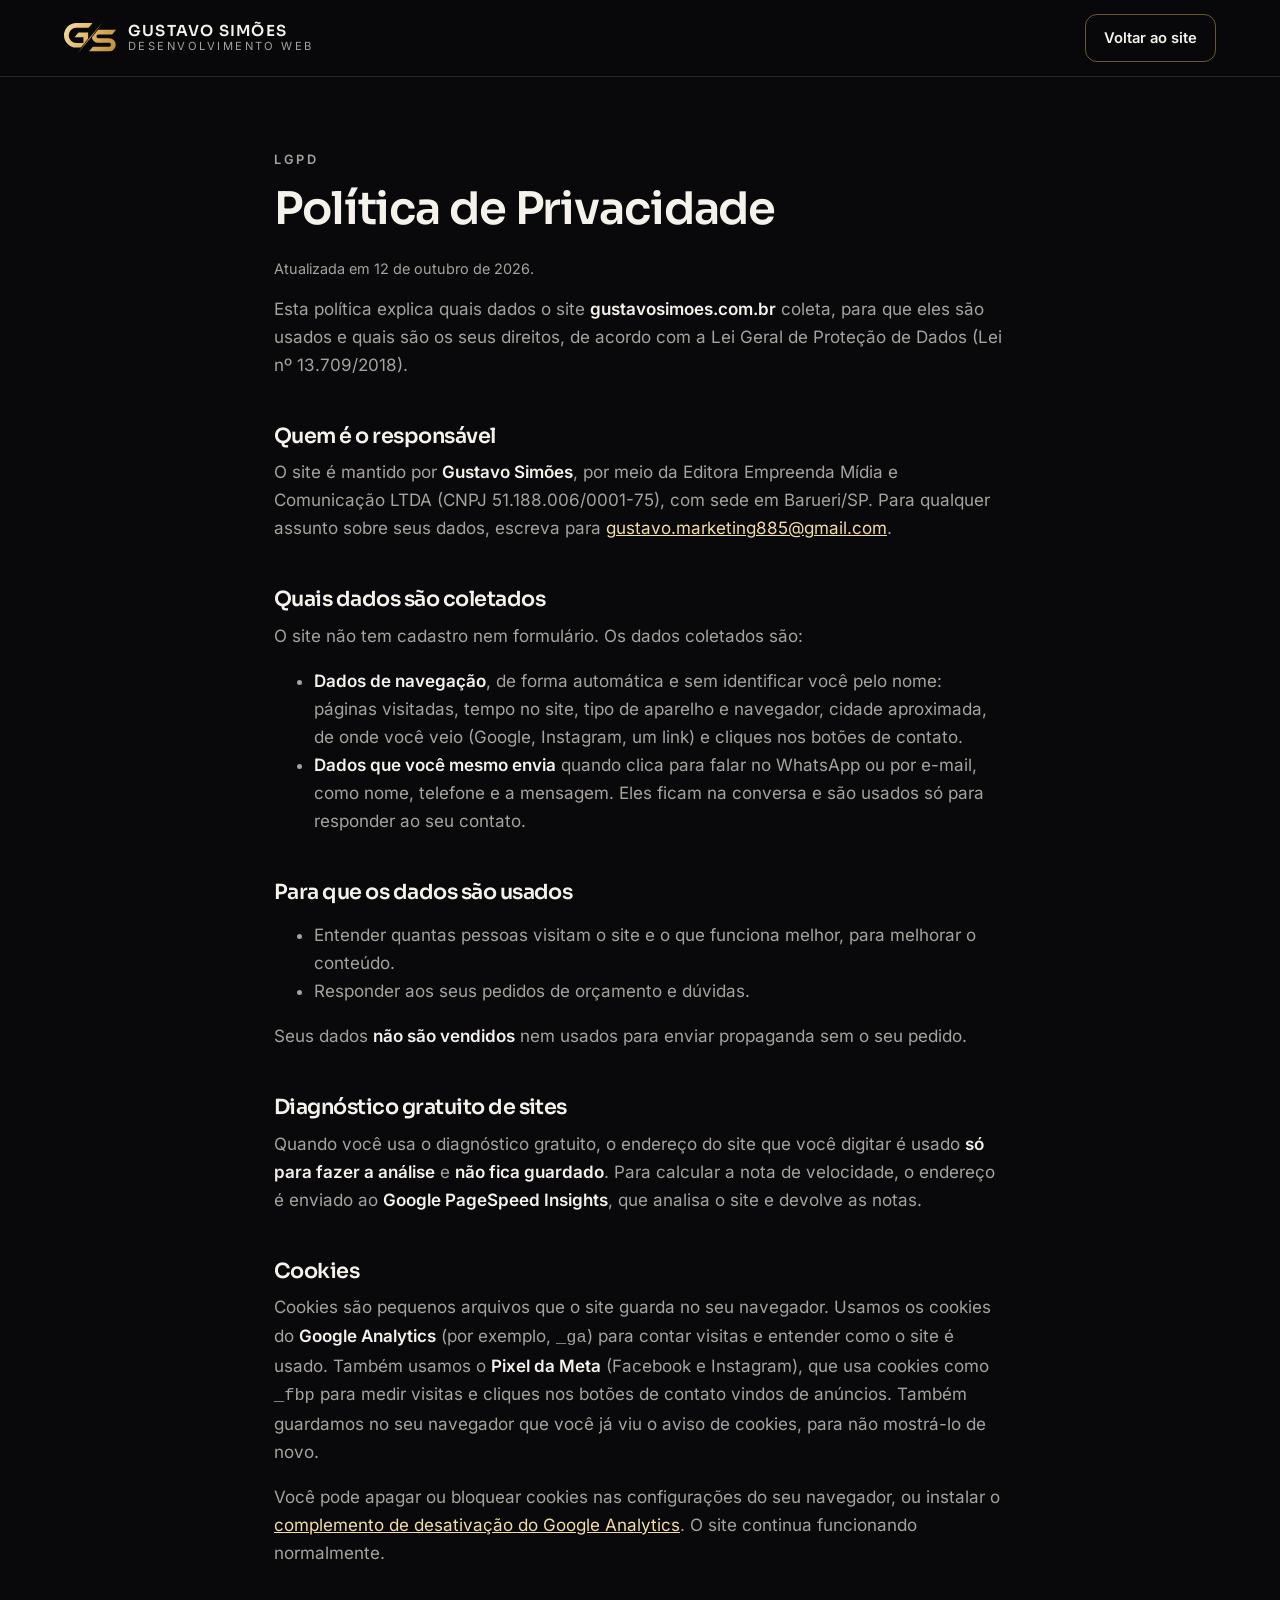
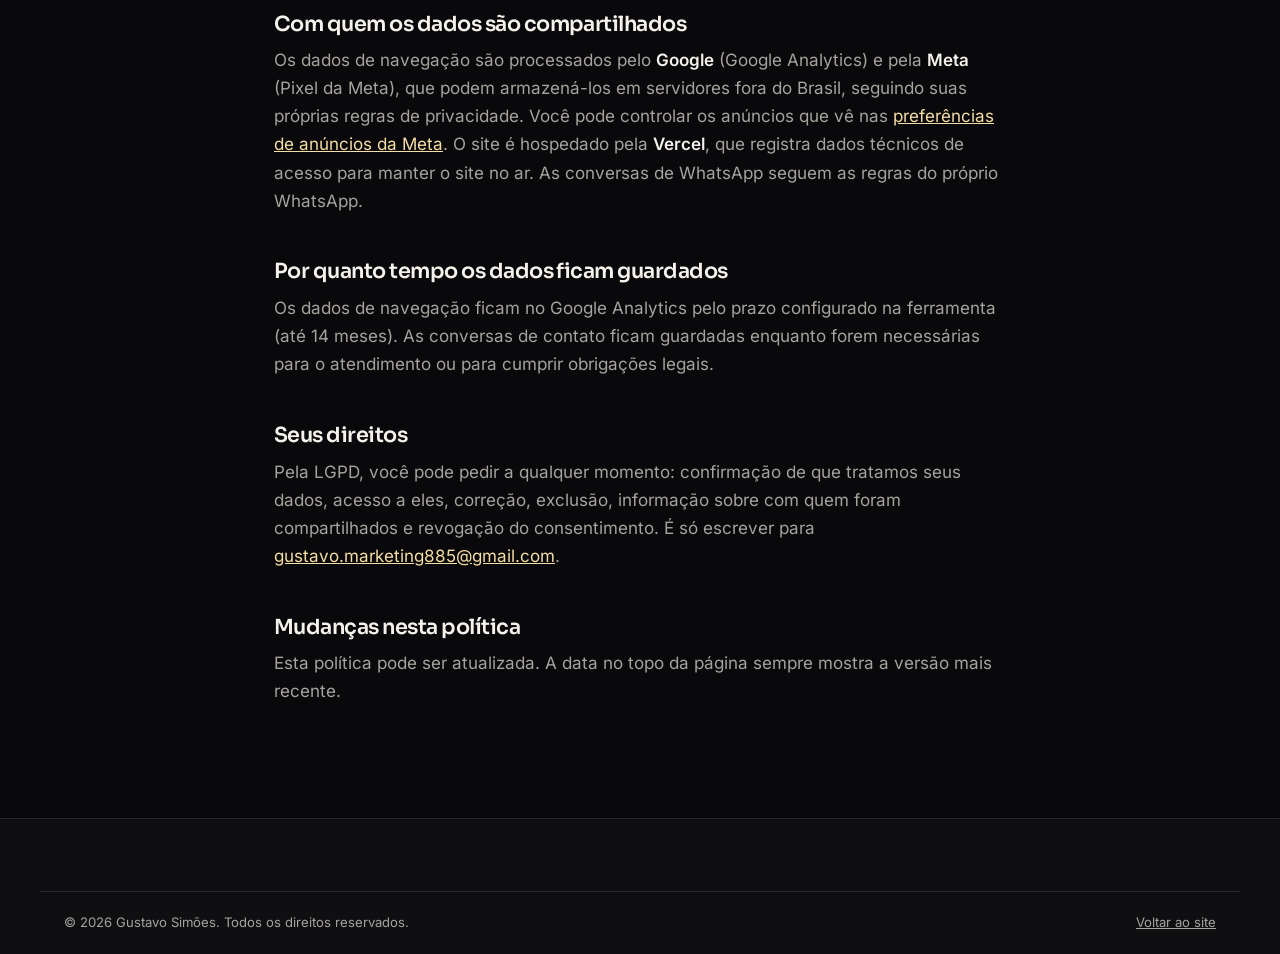
<file: politica-de-privacidade.html>
<!doctype html>
<html lang="pt-BR">
<head>
  <meta charset="utf-8">
  <!-- Google Analytics + Pixel da Meta
       As funções gtag() e fbq() já existem desde o início (os eventos ficam numa fila),
       mas os arquivos do Google e da Meta só são baixados depois que a página aparece:
       na primeira interação (rolar, tocar, mexer o mouse) ou após 3 segundos.
       Assim o site abre mais rápido e nenhuma visita ou clique deixa de ser contado. -->
  <script>
    window.dataLayer = window.dataLayer || [];
    function gtag(){dataLayer.push(arguments);}
    gtag('js', new Date());
    gtag('config', 'G-TTS2W08FBN');

    !function(f,n){if(f.fbq)return;n=f.fbq=function(){n.callMethod?
    n.callMethod.apply(n,arguments):n.queue.push(arguments)};if(!f._fbq)f._fbq=n;
    n.push=n;n.loaded=!0;n.version='2.0';n.queue=[]}(window);
    fbq('init', '1174685928314866');
    fbq('track', 'PageView');

    (function () {
      var carregado = false;
      function carregarRastreamento() {
        if (carregado) return;
        carregado = true;
        ['https://www.googletagmanager.com/gtag/js?id=G-TTS2W08FBN',
         'https://connect.facebook.net/en_US/fbevents.js'].forEach(function (src) {
          var s = document.createElement('script');
          s.async = true;
          s.src = src;
          document.head.appendChild(s);
        });
      }
      ['scroll', 'pointerdown', 'mousemove', 'keydown', 'touchstart'].forEach(function (ev) {
        window.addEventListener(ev, carregarRastreamento, { once: true, passive: true });
      });
      window.addEventListener('load', function () { setTimeout(carregarRastreamento, 3000); });
    })();
  </script>
  <noscript><img height="1" width="1" style="display:none" alt="" src="https://www.facebook.com/tr?id=1174685928314866&ev=PageView&noscript=1"></noscript>

  <meta name="viewport" content="width=device-width, initial-scale=1">
  <title>Política de Privacidade | Gustavo Simões</title>
  <meta name="description" content="Como o site gustavosimoes.com.br trata os dados dos visitantes, conforme a LGPD.">
  <meta name="theme-color" content="#09090B">
  <link rel="canonical" href="https://gustavosimoes.com.br/politica-de-privacidade.html">

  <link rel="icon" href="/favicon.ico" sizes="48x48">
  <link rel="icon" href="/assets/favicon-96.png" type="image/png" sizes="96x96">
  <link rel="icon" href="/assets/favicon.svg" type="image/svg+xml">
  <link rel="apple-touch-icon" href="assets/apple-touch-icon.png">
  <link rel="preload" href="assets/fonts/sora-latin.woff2" as="font" type="font/woff2" crossorigin>
  <link rel="preload" href="assets/fonts/inter-latin.woff2" as="font" type="font/woff2" crossorigin>
  <link rel="stylesheet" href="styles.css">
</head>
<body>

  <header class="header">
    <div class="container header__inner">
      <a href="./" class="logo" aria-label="Gustavo Simões, voltar ao site">
        <img class="logo__mark" src="assets/logo/simbolo.svg" alt="" width="52" height="32">
        <span class="logo__text">
          <strong>Gustavo Simões</strong>
          <small>Desenvolvimento web</small>
        </span>
      </a>
      <a href="./" class="btn btn--outline btn--sm">Voltar ao site</a>
    </div>
  </header>

  <main class="legal">
    <div class="container">
      <p class="eyebrow">LGPD</p>
      <h1>Política de Privacidade</h1>
      <p class="updated">Atualizada em 12 de outubro de 2026.</p>

      <p>Esta política explica quais dados o site <strong>gustavosimoes.com.br</strong> coleta, para que eles são usados e quais são os seus direitos, de acordo com a Lei Geral de Proteção de Dados (Lei nº 13.709/2018).</p>

      <h2>Quem é o responsável</h2>
      <p>O site é mantido por <strong>Gustavo Simões</strong>, por meio da Editora Empreenda Mídia e Comunicação LTDA (CNPJ 51.188.006/0001-75), com sede em Barueri/SP. Para qualquer assunto sobre seus dados, escreva para <a href="mailto:gustavo.marketing885@gmail.com">gustavo.marketing885@gmail.com</a>.</p>

      <h2>Quais dados são coletados</h2>
      <p>O site não tem cadastro nem formulário. Os dados coletados são:</p>
      <ul>
        <li><strong>Dados de navegação</strong>, de forma automática e sem identificar você pelo nome: páginas visitadas, tempo no site, tipo de aparelho e navegador, cidade aproximada, de onde você veio (Google, Instagram, um link) e cliques nos botões de contato.</li>
        <li><strong>Dados que você mesmo envia</strong> quando clica para falar no WhatsApp ou por e-mail, como nome, telefone e a mensagem. Eles ficam na conversa e são usados só para responder ao seu contato.</li>
      </ul>

      <h2>Para que os dados são usados</h2>
      <ul>
        <li>Entender quantas pessoas visitam o site e o que funciona melhor, para melhorar o conteúdo.</li>
        <li>Responder aos seus pedidos de orçamento e dúvidas.</li>
      </ul>
      <p>Seus dados <strong>não são vendidos</strong> nem usados para enviar propaganda sem o seu pedido.</p>

      <h2>Diagnóstico gratuito de sites</h2>
      <p>Quando você usa o diagnóstico gratuito, o endereço do site que você digitar é usado <strong>só para fazer a análise</strong> e <strong>não fica guardado</strong>. Para calcular a nota de velocidade, o endereço é enviado ao <strong>Google PageSpeed Insights</strong>, que analisa o site e devolve as notas.</p>

      <h2>Cookies</h2>
      <p>Cookies são pequenos arquivos que o site guarda no seu navegador. Usamos os cookies do <strong>Google Analytics</strong> (por exemplo, <code>_ga</code>) para contar visitas e entender como o site é usado. Também usamos o <strong>Pixel da Meta</strong> (Facebook e Instagram), que usa cookies como <code>_fbp</code> para medir visitas e cliques nos botões de contato vindos de anúncios. Também guardamos no seu navegador que você já viu o aviso de cookies, para não mostrá-lo de novo.</p>
      <p>Você pode apagar ou bloquear cookies nas configurações do seu navegador, ou instalar o <a href="https://tools.google.com/dlpage/gaoptout?hl=pt-BR" target="_blank" rel="noopener">complemento de desativação do Google Analytics</a>. O site continua funcionando normalmente.</p>

      <h2>Com quem os dados são compartilhados</h2>
      <p>Os dados de navegação são processados pelo <strong>Google</strong> (Google Analytics) e pela <strong>Meta</strong> (Pixel da Meta), que podem armazená-los em servidores fora do Brasil, seguindo suas próprias regras de privacidade. Você pode controlar os anúncios que vê nas <a href="https://www.facebook.com/adpreferences" target="_blank" rel="noopener">preferências de anúncios da Meta</a>. O site é hospedado pela <strong>Vercel</strong>, que registra dados técnicos de acesso para manter o site no ar. As conversas de WhatsApp seguem as regras do próprio WhatsApp.</p>

      <h2>Por quanto tempo os dados ficam guardados</h2>
      <p>Os dados de navegação ficam no Google Analytics pelo prazo configurado na ferramenta (até 14 meses). As conversas de contato ficam guardadas enquanto forem necessárias para o atendimento ou para cumprir obrigações legais.</p>

      <h2>Seus direitos</h2>
      <p>Pela LGPD, você pode pedir a qualquer momento: confirmação de que tratamos seus dados, acesso a eles, correção, exclusão, informação sobre com quem foram compartilhados e revogação do consentimento. É só escrever para <a href="mailto:gustavo.marketing885@gmail.com">gustavo.marketing885@gmail.com</a>.</p>

      <h2>Mudanças nesta política</h2>
      <p>Esta política pode ser atualizada. A data no topo da página sempre mostra a versão mais recente.</p>
    </div>
  </main>

  <footer class="footer">
    <div class="container footer__bottom">
      <p>© <span id="year"></span> Gustavo Simões. Todos os direitos reservados.</p>
      <p><a href="./">Voltar ao site</a></p>
    </div>
  </footer>

  <script src="script.js"></script>
</body>
</html>
</file>
<file: styles.css>
/* =========================================================
   Portfólio Gustavo Simões
   Cores, fontes e medidas ficam nas variáveis abaixo:
   mude aqui e o site inteiro acompanha.
   ========================================================= */

/* Fontes servidas pelo próprio site (mais rápido que buscar no Google Fonts).
   Arquivos "variáveis": um arquivo só cobre todos os pesos. */
@font-face {
  font-family: "Inter";
  font-style: normal;
  font-weight: 400 600;
  font-display: swap;
  src: url("assets/fonts/inter-latin.woff2") format("woff2");
}
@font-face {
  font-family: "Sora";
  font-style: normal;
  font-weight: 500 700;
  font-display: swap;
  src: url("assets/fonts/sora-latin.woff2") format("woff2");
}
/* Fontes reserva com o mesmo tamanho da Inter e da Sora: enquanto as fontes
   carregam, o texto já aparece no lugar certo e a página não "pula" */
@font-face {
  font-family: "Inter Fallback";
  src: local("Arial"), local("ArialMT");
  ascent-override: 90.4365%;
  descent-override: 22.518%;
  line-gap-override: 0%;
  size-adjust: 107.1194%;
}
@font-face {
  font-family: "Sora Fallback";
  src: local("Arial"), local("ArialMT");
  ascent-override: 85.2913%;
  descent-override: 25.4995%;
  line-gap-override: 0%;
  size-adjust: 113.7279%;
}

:root {
  --bg: #09090B;
  --bg-alt: #0F0F12;
  --surface: #141418;
  --surface-2: #1A1A1F;
  --border: #26262C;
  --text: #F5F2EC;
  --muted: #A6A39D;

  --gold: #E2B867;
  --gold-dark: #B8893A;
  --gold-light: #F5DDA6;
  --gold-gradient: linear-gradient(135deg, #F5DDA6 0%, #E2B867 45%, #B8893A 100%);
  --gold-ink: #1A1206;      /* texto em cima do dourado */
  --whats: #25D366;

  --radius: 18px;
  --radius-sm: 12px;
  --container: 1200px;
  --font-body: "Inter", "Inter Fallback", system-ui, -apple-system, "Segoe UI", sans-serif;
  --font-title: "Sora", "Sora Fallback", var(--font-body);
}

*, *::before, *::after { box-sizing: border-box; }

html { scroll-behavior: smooth; scroll-padding-top: 84px; }

body {
  margin: 0;
  background: var(--bg);
  color: var(--text);
  font-family: var(--font-body);
  font-size: 17px;
  line-height: 1.65;
  -webkit-font-smoothing: antialiased;
  overflow-x: hidden;
}

img { max-width: 100%; height: auto; display: block; }
a { color: inherit; }

h1, h2, h3 {
  font-family: var(--font-title);
  line-height: 1.12;
  margin: 0 0 .5em;
  letter-spacing: -0.025em;
  font-weight: 600;
}
h2 { font-size: clamp(2rem, 4.2vw, 2.9rem); }
h3 { font-size: 1.2rem; }
p { margin: 0 0 1em; }

.container {
  width: 100%;
  max-width: var(--container);
  margin: 0 auto;
  padding: 0 24px;
}

.gold-text {
  background: var(--gold-gradient);
  -webkit-background-clip: text;
  background-clip: text;
  color: transparent;
}

.icon { width: 20px; height: 20px; flex-shrink: 0; }

/* ===== Botões ===== */
.btn {
  display: inline-flex;
  align-items: center;
  justify-content: center;
  gap: 10px;
  padding: 15px 28px;
  border-radius: var(--radius-sm);
  font-weight: 600;
  font-size: 1rem;
  text-decoration: none;
  border: 1px solid transparent;
  transition: transform .2s, box-shadow .2s, border-color .2s, background .2s;
}
.btn:hover { transform: translateY(-2px); }
.btn--gold {
  background: var(--gold-gradient);
  color: var(--gold-ink);
  box-shadow: 0 8px 30px -10px rgba(226, 184, 103, .55);
}
.btn--gold:hover { box-shadow: 0 12px 36px -8px rgba(226, 184, 103, .7); }
.btn--outline { border-color: rgba(226, 184, 103, .45); color: var(--text); }
.btn--outline:hover { border-color: var(--gold); background: rgba(226, 184, 103, .06); }
.btn--sm { padding: 11px 18px; font-size: .92rem; }
.btn--lg { padding: 18px 32px; font-size: 1.08rem; }

/* ===== Logo ===== */
.logo {
  display: flex;
  align-items: center;
  gap: 12px;
  text-decoration: none;
}
.logo__mark { height: 32px; width: auto; flex-shrink: 0; }
.logo__text { display: flex; flex-direction: column; line-height: 1.2; }
.logo__text strong {
  font-family: var(--font-title);
  font-weight: 600;
  letter-spacing: .08em;
  text-transform: uppercase;
  font-size: .95rem;
}
.logo__text small {
  color: var(--muted);
  font-size: .7rem;
  letter-spacing: .22em;
  text-transform: uppercase;
}

/* ===== Menu ===== */
.header {
  position: sticky;
  top: 0;
  z-index: 50;
  background: rgba(9, 9, 11, .82);
  backdrop-filter: blur(14px);
  -webkit-backdrop-filter: blur(14px);
  border-bottom: 1px solid var(--border);
}
.header__inner {
  display: flex;
  align-items: center;
  justify-content: space-between;
  height: 76px;
}
.nav { display: flex; align-items: center; gap: 30px; }
.nav a:not(.btn) {
  text-decoration: none;
  color: var(--muted);
  font-size: .95rem;
  transition: color .2s;
}
.nav a:not(.btn):hover { color: var(--gold-light); }

.menu-toggle {
  display: none;
  width: 46px;
  height: 46px;
  background: none;
  border: 1px solid var(--border);
  border-radius: 12px;
  cursor: pointer;
  flex-direction: column;
  align-items: center;
  justify-content: center;
  gap: 6px;
}
.menu-toggle span { width: 18px; height: 2px; background: var(--text); transition: transform .25s; }
.menu-toggle[aria-expanded="true"] span:first-child { transform: translateY(4px) rotate(45deg); }
.menu-toggle[aria-expanded="true"] span:last-child { transform: translateY(-4px) rotate(-45deg); }

/* ===== Hero ===== */
.hero {
  position: relative;
  padding: 90px 0 100px;
  background:
    radial-gradient(700px 420px at 78% 40%, rgba(226, 184, 103, .16), transparent 70%),
    radial-gradient(500px 300px at 0% 0%, rgba(226, 184, 103, .06), transparent 70%);
  overflow: hidden;
}
.hero__grid {
  display: grid;
  grid-template-columns: 1fr 1.15fr;
  gap: 48px;
  align-items: center;
}
.pill {
  display: inline-block;
  padding: 7px 16px;
  border: 1px solid rgba(226, 184, 103, .45);
  border-radius: 999px;
  color: var(--gold);
  font-size: .78rem;
  font-weight: 600;
  letter-spacing: .16em;
  text-transform: uppercase;
  margin-bottom: 26px;
}
.hero h1 { font-size: clamp(2.5rem, 5.4vw, 4.1rem); font-weight: 700; }
.hero__text { font-size: 1.15rem; color: var(--muted); max-width: 560px; margin-bottom: 34px; }
.hero__actions { display: flex; flex-wrap: wrap; gap: 14px; }

.hero__features {
  list-style: none;
  padding: 0;
  margin: 52px 0 0;
  display: flex;
  flex-wrap: wrap;
  gap: 18px 30px;
}
.hero__features li { display: flex; align-items: flex-start; gap: 10px; font-size: .84rem; color: var(--muted); line-height: 1.4; }
.hero__features strong { white-space: nowrap; display: block; color: var(--text); font-size: .9rem; font-weight: 600; }
.hero__features svg {
  width: 24px;
  height: 24px;
  flex-shrink: 0;
  fill: none;
  stroke: var(--gold);
  stroke-width: 1.7;
  stroke-linecap: round;
  stroke-linejoin: round;
}

/* Notebook + celular */
/* O notebook ocupa a largura toda (com a base sobrando igual dos dois lados);
   o celular fica apoiado no canto inferior direito, por cima do notebook. */
.devices {
  position: relative;
  padding: 0 13% 7% 3%;
  margin-right: -3%;
}
/* brilho dourado suave atrás dos aparelhos */
.devices::before {
  content: "";
  position: absolute;
  inset: 10% 5% 0;
  background: radial-gradient(closest-side, rgba(226, 184, 103, .22), transparent);
  filter: blur(30px);
  z-index: -1;
}

/* Notebook */
.laptop { position: relative; }
.laptop__lid {
  position: relative;
  padding: 2.4% 2.4% 3.2%;
  border-radius: 18px 18px 6px 6px;
  background: linear-gradient(160deg, #2e2e35, #17171b 60%);
  box-shadow: 0 0 0 1px #3a3a42, inset 0 0 0 1px rgba(255, 255, 255, .04);
}
/* câmera */
.laptop__lid::before {
  content: "";
  position: absolute;
  top: 1%;
  left: 50%;
  width: 6px;
  height: 6px;
  transform: translateX(-50%);
  border-radius: 50%;
  background: #0b0b0d;
  box-shadow: inset 0 0 0 1px #2a2a30;
}
.laptop__display {
  aspect-ratio: 16 / 10;
  overflow: hidden;
  border-radius: 4px;
  background: #0d0d10;
}
.laptop__display img { width: 100%; height: 100%; object-fit: cover; object-position: top; }
.laptop__base {
  position: relative;
  height: 14px;
  margin: 0 -1.5%;
  border-radius: 2px 2px 14px 14px / 2px 2px 10px 10px;
  background: linear-gradient(#55555e, #2a2a31 45%, #141418);
  box-shadow: 0 24px 40px -12px rgba(0, 0, 0, .9);
}
/* entalhe para abrir a tampa */
.laptop__base::before {
  content: "";
  position: absolute;
  top: 0;
  left: 50%;
  width: 16%;
  height: 5px;
  transform: translateX(-50%);
  border-radius: 0 0 8px 8px;
  background: #1c1c21;
}

/* Celular */
.phone {
  position: absolute;
  right: 0;
  bottom: 0;
  width: 24%;
  padding: 1.5%;
  border-radius: 15% / 7%;
  background: linear-gradient(145deg, #3c3c44, #18181c 55%, #2a2a31);
  box-shadow: 0 0 0 1px #45454e, 0 30px 60px -12px rgba(0, 0, 0, .95);
}
/* botões laterais */
.phone::after {
  content: "";
  position: absolute;
  top: 20%;
  right: -2px;
  width: 2px;
  height: 14%;
  border-radius: 0 2px 2px 0;
  background: #3a3a42;
}
.phone__screen {
  position: relative;
  overflow: hidden;
  border-radius: 12% / 5.6%;
  padding-top: 11%;            /* barra de status */
  background: #0b0d17;          /* mesma cor do topo do site mostrado */
}
/* câmera frontal ("ilha") */
.phone__screen::before {
  content: "";
  position: absolute;
  top: 1.8%;
  left: 50%;
  width: 28%;
  height: 2.9%;
  max-height: 22px;
  transform: translateX(-50%);
  border-radius: 20px;
  background: #000;
}
.phone__screen img { display: block; width: 100%; height: auto; }

/* ===== Nichos ===== */
.niches { border-block: 1px solid var(--border); background: var(--bg-alt); padding: 40px 0; }
.niches__inner { display: grid; grid-template-columns: 300px 1fr; gap: 40px; align-items: center; }
.niches__head h2 { font-size: 1.5rem; margin-bottom: .3em; }
.niches__head p { color: var(--muted); margin: 0; font-size: .95rem; }
.niches__list {
  list-style: none;
  padding: 0;
  margin: 0;
  display: grid;
  grid-template-columns: repeat(6, 1fr);
  gap: 12px;
}
.niches__list li {
  display: flex;
  flex-direction: column;
  align-items: center;
  gap: 10px;
  text-align: center;
  padding: 18px 8px;
  border: 1px solid var(--border);
  border-radius: var(--radius-sm);
  background: var(--surface);
  font-size: .85rem;
  color: var(--muted);
  line-height: 1.3;
}
.niches__list svg {
  width: 28px;
  height: 28px;
  fill: none;
  stroke: var(--gold);
  stroke-width: 1.6;
  stroke-linecap: round;
  stroke-linejoin: round;
}

/* ===== Seções ===== */
.section { padding: 110px 0; }
.section--alt { background: var(--bg-alt); }
.section__head { max-width: 640px; margin-bottom: 56px; }
.section__head p:last-child { color: var(--muted); margin: 0; }
.eyebrow {
  color: var(--gold);
  font-weight: 600;
  font-size: .8rem;
  text-transform: uppercase;
  letter-spacing: .2em;
  margin-bottom: 14px;
}
.lead { font-size: 1.15rem; color: var(--text); }

.grid { display: grid; gap: 20px; }
.grid--3 { grid-template-columns: repeat(3, 1fr); }
.grid--4 { grid-template-columns: repeat(4, 1fr); }

/* ===== Prova de velocidade (notas do Lighthouse deste site) ===== */
.proof { padding: 56px 0; background: var(--bg-alt); border-top: 1px solid var(--border); border-bottom: 1px solid var(--border); }
.proof__inner { display: grid; grid-template-columns: 1.1fr 1.4fr; gap: 48px; align-items: center; }
.proof h2 { font-size: clamp(1.6rem, 2.6vw, 2.2rem); margin: 0 0 .4em; }
.proof p { color: var(--muted); margin: 0; }
.proof__scores { display: grid; grid-template-columns: repeat(4, 1fr); gap: 16px; list-style: none; margin: 0; padding: 0; }
.proof__scores li { text-align: center; font-size: .85rem; color: var(--muted); }
/* o anel dourado preenche conforme a nota (--v) */
.gauge {
  --v: 100;
  display: grid;
  place-items: center;
  width: 88px;
  height: 88px;
  margin: 0 auto 10px;
  border-radius: 50%;
  background:
    radial-gradient(closest-side, var(--bg-alt) 82%, transparent 83%),
    conic-gradient(var(--gold) calc(var(--v) * 1%), var(--border) 0);
  font-family: var(--font-title);
  font-size: 1.6rem;
  font-weight: 700;
  color: var(--text);
}

/* ===== Diagnóstico gratuito ===== */
.diag__inner { display: grid; grid-template-columns: 1fr 1.2fr; gap: 56px; align-items: start; }
.diag__head h2 { font-size: clamp(1.8rem, 3vw, 2.5rem); margin-bottom: .5em; }
.diag__head p { color: var(--muted); margin: 0; }
.diag__form label { display: block; font-weight: 600; margin-bottom: 10px; }
.diag__row { display: flex; gap: 12px; }
.diag__row input {
  flex: 1;
  min-width: 0;
  padding: 15px 18px;
  border: 1px solid var(--border);
  border-radius: var(--radius-sm);
  background: var(--surface);
  color: var(--text);
  font: inherit;
}
.diag__row input:focus { outline: 2px solid var(--gold); outline-offset: 2px; border-color: var(--gold); }
.diag__row .btn { flex: none; }
.diag__hint { color: var(--muted); font-size: .85rem; margin: 10px 0 0; }
.diag__result { grid-column: 1 / -1; }
.diag__status { color: var(--muted); }
.diag__erro { color: #f2a7a7; }
.diag__resumo { display: flex; flex-wrap: wrap; align-items: center; gap: 28px; margin-bottom: 28px; }
.diag__resumo h3 { margin: 0 0 .2em; font-size: 1.35rem; }
.diag__resumo p { margin: 0; color: var(--muted); word-break: break-all; }
.diag__notas { display: flex; flex-wrap: wrap; gap: 20px; list-style: none; margin: 0; padding: 0; }
.diag__notas li { text-align: center; font-size: .8rem; color: var(--muted); min-width: 88px; }
.diag__notas .gauge { width: 72px; height: 72px; font-size: 1.3rem; background:
    radial-gradient(closest-side, var(--bg) 82%, transparent 83%),
    conic-gradient(var(--nota-cor, var(--gold)) calc(var(--v) * 1%), var(--border) 0); }
.diag__lista { list-style: none; margin: 0; padding: 0; display: grid; grid-template-columns: 1fr 1fr; gap: 12px 32px; }
.diag__lista li { position: relative; padding: 14px 0 14px 34px; border-bottom: 1px solid var(--border); }
.diag__lista li::before { position: absolute; left: 0; top: 13px; font-weight: 700; }
.diag__lista .ok::before { content: "✓"; color: var(--gold); }
.diag__lista .falta::before { content: "✕"; color: #e07a7a; }
.diag__lista strong { display: block; font-weight: 600; }
.diag__lista span { color: var(--muted); font-size: .9rem; }
.diag__cta { display: flex; flex-wrap: wrap; align-items: center; gap: 16px 24px; margin-top: 32px; padding: 24px 28px;
  border: 1px solid rgba(226, 184, 103, .45); border-radius: var(--radius); background: rgba(226, 184, 103, .06); }
.diag__cta p { margin: 0; flex: 1; min-width: 240px; }

/* ===== Projetos ===== */
/* Cada projeto é uma faixa grande: print de um lado, texto do outro (alternando) */
.projects { display: grid; grid-template-columns: 1fr; gap: 40px; }
.project {
  display: grid;
  grid-template-columns: 1.45fr 1fr;
  background: var(--surface);
  border: 1px solid var(--border);
  border-radius: var(--radius);
  overflow: hidden;
  transition: border-color .25s, transform .25s;
}
.project:hover { border-color: rgba(226, 184, 103, .6); }
.project:nth-child(even) { grid-template-columns: 1fr 1.45fr; }
.project__image { display: block; aspect-ratio: 16 / 10; overflow: hidden; border-right: 1px solid var(--border); }
.project:nth-child(even) .project__image { order: 2; border-right: 0; border-left: 1px solid var(--border); }
.project__image img { width: 100%; height: 100%; object-fit: cover; object-position: top; transition: transform .6s; }
.project:hover .project__image img { transform: scale(1.04); }
.project__info { display: flex; flex-direction: column; justify-content: center; padding: 44px; }
.project__info h3 { margin-bottom: .2em; font-size: clamp(1.6rem, 2.4vw, 2.1rem); }
.project__info p { color: var(--muted); margin: 0; font-size: .92rem; }
.project__cat { color: var(--gold) !important; font-size: .85rem !important; }
.project__summary { margin-top: 12px !important; font-size: 1.02rem !important; max-width: 42ch; }
.project__actions { display: flex; flex-wrap: wrap; gap: 10px; margin-top: 28px; }
.project__actions .btn { min-width: 130px; }
.project__info .project__badge { align-self: flex-start; }
button.btn { font: inherit; font-weight: 600; cursor: pointer; background: transparent; }
button.btn--outline { color: var(--text); }
button.btn--gold { background: var(--gold-gradient); }
button.btn:disabled { opacity: .6; cursor: wait; }

/* ===== Detalhes do projeto (dialog) ===== */
.case {
  width: min(920px, calc(100% - 32px));
  max-height: calc(100% - 48px);
  padding: 0;
  border: 1px solid var(--border);
  border-radius: var(--radius);
  background: var(--surface);
  color: var(--text);
  overflow-y: auto;
}
.case::backdrop { background: rgba(0, 0, 0, .75); backdrop-filter: blur(4px); }
.case__inner { position: relative; padding: 36px 40px 40px; }
.case h3 { font-size: clamp(1.6rem, 3vw, 2.2rem); margin-bottom: .6em; }
.case h4 { font-family: var(--font-title); font-size: 1rem; color: var(--gold); margin: 0 0 .4em; }
.case p, .case li { color: var(--muted); font-size: .97rem; }
.case p { margin: 0 0 1.2em; }
.case ul { margin: 0; padding-left: 18px; display: grid; gap: 8px; }
.case img { width: 100%; height: auto; border-radius: var(--radius-sm); border: 1px solid var(--border); margin: 8px 0 28px; }
.case__grid { display: grid; grid-template-columns: 1fr 1fr; gap: 32px; margin-bottom: 20px; }
.case__actions { display: flex; flex-wrap: wrap; gap: 12px; }
.case__close {
  position: sticky;
  top: 0;
  float: right;
  width: 42px;
  height: 42px;
  margin: -12px -16px 0 0;
  border-radius: 50%;
  border: 1px solid var(--border);
  background: var(--bg);
  color: var(--text);
  font-size: 1.6rem;
  line-height: 1;
  cursor: pointer;
  z-index: 2;
}
.case__close:hover { border-color: var(--gold); color: var(--gold); }

/* ===== Serviços (lista: nome | descrição | preço) ===== */
.services { list-style: none; margin: 0; padding: 0; border-top: 1px solid var(--border); }
.services li {
  display: grid;
  grid-template-columns: minmax(0, 1fr) minmax(0, 1.5fr) 180px;
  gap: 32px;
  align-items: baseline;
  padding: 28px 0;
  border-bottom: 1px solid var(--border);
}
.services h3 { margin: 0; font-size: clamp(1.2rem, 1.8vw, 1.45rem); }
.services p { margin: 0; color: var(--muted); }
.services .services__price { text-align: right; font-size: .92rem; }
.services__price strong { color: var(--gold); font-size: 1.05rem; font-weight: 600; }

/* ===== Processo (linha do tempo: círculos ligados por uma linha) ===== */
.steps {
  list-style: none;
  padding: 0;
  margin: 0;
  display: grid;
  grid-template-columns: repeat(4, 1fr);
  gap: 32px;
}
.step { position: relative; }
.step__num {
  position: relative;
  z-index: 1;
  display: grid;
  place-items: center;
  width: 46px;
  height: 46px;
  border-radius: 50%;
  border: 1px solid var(--gold);
  background: var(--bg);
  color: var(--gold);
  font-family: var(--font-title);
  font-weight: 600;
  margin-bottom: 24px;
}
/* o último passo (entrega) é o destino: círculo preenchido */
.step:last-child .step__num { background: var(--gold); color: var(--gold-ink); }
.step h3 { margin-bottom: .4em; }
.step p { color: var(--muted); font-size: .95rem; margin: 0; max-width: 30ch; }
/* linha que liga um círculo ao próximo */
.step:not(:last-child)::after {
  content: "";
  position: absolute;
  top: 23px;
  left: 46px;
  right: -32px;
  height: 1px;
  background: rgba(226, 184, 103, .45);
}

/* ===== Sobre ===== */
.about {
  display: grid;
  grid-template-columns: 420px 1fr;
  gap: 72px;
  align-items: center;
}
.about__photo {
  position: relative;
  border-radius: var(--radius);
  overflow: hidden;
  aspect-ratio: 4 / 5;
  border: 1px solid var(--border);
}
.about__photo img {
  width: 100%;
  height: 100%;
  object-fit: cover;
  filter: brightness(.82) contrast(1.06) saturate(.9) sepia(.12);
}
/* Escurece as bordas da foto para ela combinar com o site escuro */
.about__photo::after {
  content: "";
  position: absolute;
  inset: 0;
  background:
    linear-gradient(to top, rgba(9, 9, 11, .85) 0%, transparent 40%),
    radial-gradient(ellipse at 50% 35%, transparent 45%, rgba(9, 9, 11, .55) 100%),
    linear-gradient(135deg, rgba(226, 184, 103, .12), transparent 60%);
}
.about__content p { color: var(--muted); }
.about__content .lead { color: var(--text); }
.credentials { list-style: none; margin: 24px 0 0; padding: 0; display: grid; gap: 10px; }
.credentials li {
  display: flex; align-items: center; gap: 12px;
  padding: 12px 16px;
  border: 1px solid var(--border);
  border-radius: var(--radius-sm);
  background: var(--surface);
  color: var(--muted); font-size: .95rem;
}
.credentials strong { color: var(--text); font-weight: 600; }
.credentials a { color: var(--gold); }
.credentials svg { flex: none; width: 22px; height: 22px; fill: none; stroke: var(--gold); stroke-width: 1.6; stroke-linecap: round; stroke-linejoin: round; }
.quote {
  margin: 32px 0 0;
  padding: 26px 28px;
  border: 1px solid var(--border);
  border-left: 3px solid var(--gold);
  border-radius: var(--radius-sm);
  background: var(--surface);
}
.quote p { color: var(--text) !important; font-size: 1.05rem; font-style: italic; margin-bottom: .6em; }
.quote footer { color: var(--gold); font-weight: 600; font-size: .92rem; }

/* ===== Comparação "Muitas agências x Comigo" (tabela) ===== */
.sr-only { position: absolute; width: 1px; height: 1px; overflow: hidden; clip: rect(0 0 0 0); white-space: nowrap; }
.vs { width: 100%; border-collapse: separate; border-spacing: 0; }
.vs th, .vs td { text-align: left; vertical-align: top; padding: 22px 24px; border-bottom: 1px solid var(--border); }
.vs thead th { font-family: var(--font-title); font-size: 1.15rem; color: var(--muted); border-bottom: 0; padding-bottom: 16px; }
.vs tbody th { width: 22%; font-family: var(--font-title); font-weight: 600; color: var(--text); }
.vs td { width: 39%; color: var(--muted); }
/* a coluna "Comigo" vira uma faixa dourada contínua */
.vs .vs__me { color: var(--text); background: rgba(226, 184, 103, .07); border-left: 1px solid rgba(226, 184, 103, .35); border-right: 1px solid rgba(226, 184, 103, .35); }
.vs thead .vs__me { color: var(--gold); border-top: 1px solid rgba(226, 184, 103, .35); border-radius: var(--radius-sm) var(--radius-sm) 0 0; }
.vs tbody tr:last-child .vs__me { border-bottom-color: rgba(226, 184, 103, .35); border-radius: 0 0 var(--radius-sm) var(--radius-sm); }

.plans__note { margin: 20px 0 0; color: var(--muted); font-size: .92rem; max-width: 900px; }
.plans__note strong { color: var(--text); }

/* ===== Garantia ===== */
.guarantee {
  display: flex;
  align-items: center;
  gap: 16px;
  margin-top: 20px;
  padding: 20px 26px;
  border-radius: var(--radius);
  border: 1px solid rgba(226, 184, 103, .45);
  background: rgba(226, 184, 103, .06);
}
.guarantee svg {
  width: 34px;
  height: 34px;
  flex-shrink: 0;
  fill: none;
  stroke: var(--gold);
  stroke-width: 1.6;
  stroke-linecap: round;
  stroke-linejoin: round;
}
.guarantee p { margin: 0; color: var(--muted); }
.guarantee strong { color: var(--text); }

/* Selo para projetos fictícios (usar nos projetos conceito) */
.project__badge {
  display: inline-block;
  margin-bottom: 8px;
  padding: 3px 10px;
  border-radius: 999px;
  border: 1px solid rgba(226, 184, 103, .5);
  color: var(--gold);
  font-size: .75rem;
  font-weight: 600;
  letter-spacing: .06em;
  text-transform: uppercase;
}

/* ===== Planos ===== */
.plans { align-items: stretch; }
.plan {
  position: relative;
  display: flex;
  flex-direction: column;
  background: var(--surface);
  border: 1px solid var(--border);
  border-radius: var(--radius);
  padding: 34px 30px;
}
.plan--featured {
  border-color: var(--gold);
  background: linear-gradient(180deg, rgba(226, 184, 103, .09), var(--surface) 40%);
}
.plan__flag {
  position: absolute;
  top: -14px;
  left: 30px;
  background: var(--gold-gradient);
  color: var(--gold-ink);
  font-size: .78rem;
  font-weight: 700;
  padding: 4px 14px;
  border-radius: 999px;
  margin: 0;
}
.plan__desc { color: var(--muted); }
.plan__price {
  font-family: var(--font-title);
  font-size: 2.5rem;
  font-weight: 700;
  margin: 6px 0 26px;
  line-height: 1.1;
}
.plan__price span {
  display: block;
  font-family: var(--font-body);
  font-size: .85rem;
  font-weight: 400;
  color: var(--muted);
  margin-bottom: 4px;
}
.plan ul { list-style: none; padding: 0; margin: 0 0 30px; display: grid; gap: 11px; flex: 1; }
.plan li { padding-left: 28px; position: relative; color: var(--muted); font-size: .97rem; }
.plan li::before { content: "✓"; position: absolute; left: 0; color: var(--gold); font-weight: 700; }

.extras { display: grid; grid-template-columns: repeat(4, 1fr); gap: 20px; margin-top: 20px; }
.extra { border: 1px dashed var(--border); border-radius: var(--radius); padding: 22px 24px; }
.extra h3 { font-size: 1rem; margin-bottom: .4em; }
.extra p { color: var(--muted); margin: 0; font-size: .92rem; }
.extra strong { color: var(--gold-light); font-weight: 600; }

/* ===== FAQ ===== */
.faq-wrap { display: grid; grid-template-columns: 1fr 1.4fr; gap: 64px; align-items: start; }
.faq-wrap .section__head { margin: 0; }
.faq details {
  border: 1px solid var(--border);
  border-radius: var(--radius-sm);
  background: var(--surface);
  padding: 20px 24px;
  margin-bottom: 12px;
  transition: border-color .2s;
}
.faq details[open] { border-color: rgba(226, 184, 103, .5); }
.faq summary {
  cursor: pointer;
  list-style: none;
  font-weight: 600;
  display: flex;
  justify-content: space-between;
  align-items: center;
  gap: 16px;
}
.faq summary::-webkit-details-marker { display: none; }
.faq summary::after { content: "+"; color: var(--gold); font-size: 1.5rem; line-height: 1; transition: transform .2s; }
.faq details[open] summary::after { transform: rotate(45deg); }
.faq details p { color: var(--muted); margin: 14px 0 0; }

/* ===== CTA ===== */
.cta-section { padding: 0 0 110px; }
.cta {
  display: grid;
  grid-template-columns: 1fr auto auto;
  gap: 40px;
  align-items: center;
  padding: 48px 52px;
  border-radius: 24px;
  border: 1px solid rgba(226, 184, 103, .35);
  background:
    radial-gradient(600px 240px at 0% 0%, rgba(226, 184, 103, .28), transparent 70%),
    linear-gradient(135deg, #2a2011, #141418 70%);
}
.cta__actions { display: flex; flex-direction: column; gap: 12px; }
.cta h2 { font-size: clamp(1.8rem, 3.4vw, 2.4rem); margin-bottom: .3em; }
.cta p { color: var(--muted); margin: 0; }
.cta__checks { list-style: none; padding: 0; margin: 0; display: grid; gap: 8px; font-size: .92rem; color: var(--muted); }
.cta__checks li::before { content: "✓"; color: var(--gold); font-weight: 700; margin-right: 10px; }

/* ===== Rodapé ===== */
.footer { border-top: 1px solid var(--border); padding: 40px 0 0; background: var(--bg-alt); }
.footer__inner { display: flex; align-items: center; justify-content: space-between; flex-wrap: wrap; gap: 24px; }
.footer__info { text-align: center; color: var(--muted); font-size: .9rem; }
.footer__info p { margin: 0; }
.footer__info a { color: var(--gold-light); text-decoration: none; }
.footer__info a:hover { text-decoration: underline; }
.footer__whats {
  display: grid;
  place-items: center;
  width: 46px;
  height: 46px;
  border-radius: 50%;
  border: 1px solid var(--border);
  color: var(--gold);
  transition: border-color .2s;
}
.footer__whats:hover { border-color: var(--gold); }
.footer__bottom {
  margin-top: 32px;
  padding-top: 20px;
  padding-bottom: 24px;
  border-top: 1px solid var(--border);
  color: var(--muted);
  font-size: .82rem;
}
.footer__bottom p { margin: 0; }
.footer__bottom { display: flex; justify-content: space-between; flex-wrap: wrap; gap: 8px; }
.footer__bottom a { color: var(--muted); }
.footer__bottom a:hover { color: var(--gold-light); }

/* ===== Aviso de cookies ===== */
.cookie-bar {
  position: fixed;
  left: 20px;
  bottom: 20px;
  z-index: 70;
  max-width: 460px;
  display: flex;
  align-items: center;
  gap: 16px;
  padding: 16px 18px;
  border-radius: var(--radius-sm);
  border: 1px solid var(--border);
  background: rgba(20, 20, 24, .96);
  backdrop-filter: blur(10px);
  -webkit-backdrop-filter: blur(10px);
  box-shadow: 0 16px 40px -12px rgba(0, 0, 0, .8);
  font-size: .88rem;
  color: var(--muted);
}
.cookie-bar[hidden] { display: none; }
.cookie-bar p { margin: 0; }
.cookie-bar a { color: var(--gold-light); }
.cookie-bar .btn { flex-shrink: 0; }

/* ===== Página de política de privacidade ===== */
.legal { padding: 72px 0 96px; }
.legal .container { max-width: 780px; }
.legal h1 { font-size: clamp(2rem, 4.5vw, 2.8rem); }
.legal h2 { font-size: 1.3rem; margin-top: 2.2em; }
.legal p, .legal li { color: var(--muted); }
.legal strong { color: var(--text); }
.legal a { color: var(--gold-light); }
.legal .updated { font-size: .9rem; }

/* ===== WhatsApp flutuante ===== */
.whats-float {
  position: fixed;
  right: 20px;
  bottom: 20px;
  z-index: 60;
  width: 60px;
  height: 60px;
  border-radius: 50%;
  background: var(--whats);
  color: #fff;
  display: grid;
  place-items: center;
  box-shadow: 0 10px 28px rgba(0, 0, 0, .5);
  transition: transform .2s;
}
.whats-float:hover { transform: scale(1.08); }
.whats-float svg { width: 32px; height: 32px; }

/* ===== Animação ao rolar ===== */
.reveal { opacity: 0; transform: translateY(24px); transition: opacity .7s, transform .7s; }
.reveal.is-visible { opacity: 1; transform: none; }
@media (prefers-reduced-motion: reduce) {
  .reveal { opacity: 1; transform: none; transition: none; }
  html { scroll-behavior: auto; }
}

/* ===== Notebook / tablet ===== */
@media (max-width: 1080px) {
  .nav { gap: 22px; }
  .hero__grid { grid-template-columns: 1fr; gap: 64px; }
  .devices { max-width: 680px; margin: 0 auto; width: 100%; }
  .niches__inner { grid-template-columns: 1fr; gap: 24px; }
  .grid--4, .extras { grid-template-columns: 1fr 1fr; }
  .about { grid-template-columns: 1fr; gap: 48px; }
  .about__photo { max-width: 420px; }
  .faq-wrap { grid-template-columns: 1fr; gap: 40px; }
  .cta { grid-template-columns: 1fr; gap: 28px; }
}

@media (max-width: 900px) {
  .grid--3 { grid-template-columns: 1fr 1fr; }
  /* no celular e tablet a linha do tempo fica na vertical */
  .steps { grid-template-columns: 1fr; gap: 36px; }
  .step { padding-left: 70px; }
  .step__num { position: absolute; left: 0; top: -10px; margin: 0; }
  .step:not(:last-child)::after { top: 36px; bottom: -46px; left: 23px; right: auto; width: 1px; height: auto; }
  .services li { grid-template-columns: 1fr; gap: 8px; padding: 24px 0; }
  .services .services__price { text-align: left; }
  .plans { grid-template-columns: 1fr; max-width: 520px; }
  .project, .project:nth-child(even) { grid-template-columns: 1fr; }
  .project__image, .project:nth-child(even) .project__image { order: 0; border: 0; border-bottom: 1px solid var(--border); }
  .project__info { padding: 24px; }
  .niches__list { grid-template-columns: repeat(3, 1fr); }
  .proof__inner { grid-template-columns: 1fr; gap: 32px; }
  .diag__inner { grid-template-columns: 1fr; gap: 32px; }
  .diag__lista { grid-template-columns: 1fr; gap: 0; }
}

/* ===== Celular ===== */
@media (max-width: 760px) {
  body { font-size: 16px; }
  .container { padding: 0 16px; }
  .section { padding: 80px 0; }
  .cta-section { padding-bottom: 80px; }
  .hero { padding: 56px 0 72px; }
  .hero__actions .btn { width: 100%; }
  .hero__features { flex-direction: column; gap: 18px; margin-top: 40px; }
  .vs thead { display: none; }
  .vs, .vs tbody, .vs tr, .vs th, .vs td { display: block; width: auto; }
  .vs tr { border: 1px solid var(--border); border-radius: var(--radius-sm); margin-bottom: 14px; overflow: hidden; }
  .vs th, .vs td, .vs .vs__me { border: 0; border-radius: 0; padding: 12px 18px; }
  .vs tbody th { width: auto; padding-top: 16px; }
  .vs td::before { display: block; font-size: .78rem; margin-bottom: 2px; content: "Muitas agências"; color: #7a7a80; }
  .vs td.vs__me::before { content: "Comigo"; color: var(--gold); }
  .case__inner { padding: 28px 20px 28px; }
  .case__grid { grid-template-columns: 1fr; gap: 8px; }
  .guarantee { align-items: flex-start; padding: 18px 20px; }
  .devices { padding: 0 13% 8% 7%; margin-right: 0; }
  .grid--3, .grid--4, .extras { grid-template-columns: 1fr; }
  .plans { max-width: none; }
  .niches__list { grid-template-columns: 1fr 1fr; }
  .proof__scores { grid-template-columns: 1fr 1fr; gap: 24px 16px; }
  .diag__row { flex-direction: column; }
  .diag__cta { padding: 20px; }
  .diag__cta .btn { width: 100%; }
  .cta { padding: 36px 24px; }
  .cta .btn { width: 100%; }
  .footer__inner { flex-direction: column; text-align: center; }
  .footer__bottom { text-align: center; justify-content: center; }
  .cookie-bar { left: 12px; right: 88px; bottom: 16px; max-width: none; flex-direction: column; align-items: stretch; gap: 10px; }

  .menu-toggle { display: flex; }
  .logo__text small { display: none; }
  .nav {
    position: fixed;
    top: 76px;
    left: 0;
    right: 0;
    flex-direction: column;
    align-items: stretch;
    gap: 0;
    padding: 8px 16px 24px;
    background: var(--bg);
    border-bottom: 1px solid var(--border);
    transform: translateY(-120%);
    visibility: hidden;
    transition: transform .3s, visibility .3s;
  }
  .nav.is-open { transform: none; visibility: visible; }
  .nav a:not(.btn) { padding: 15px 0; border-bottom: 1px solid var(--border); font-size: 1.05rem; }
  .nav__cta { margin-top: 18px; }
}
</file>
